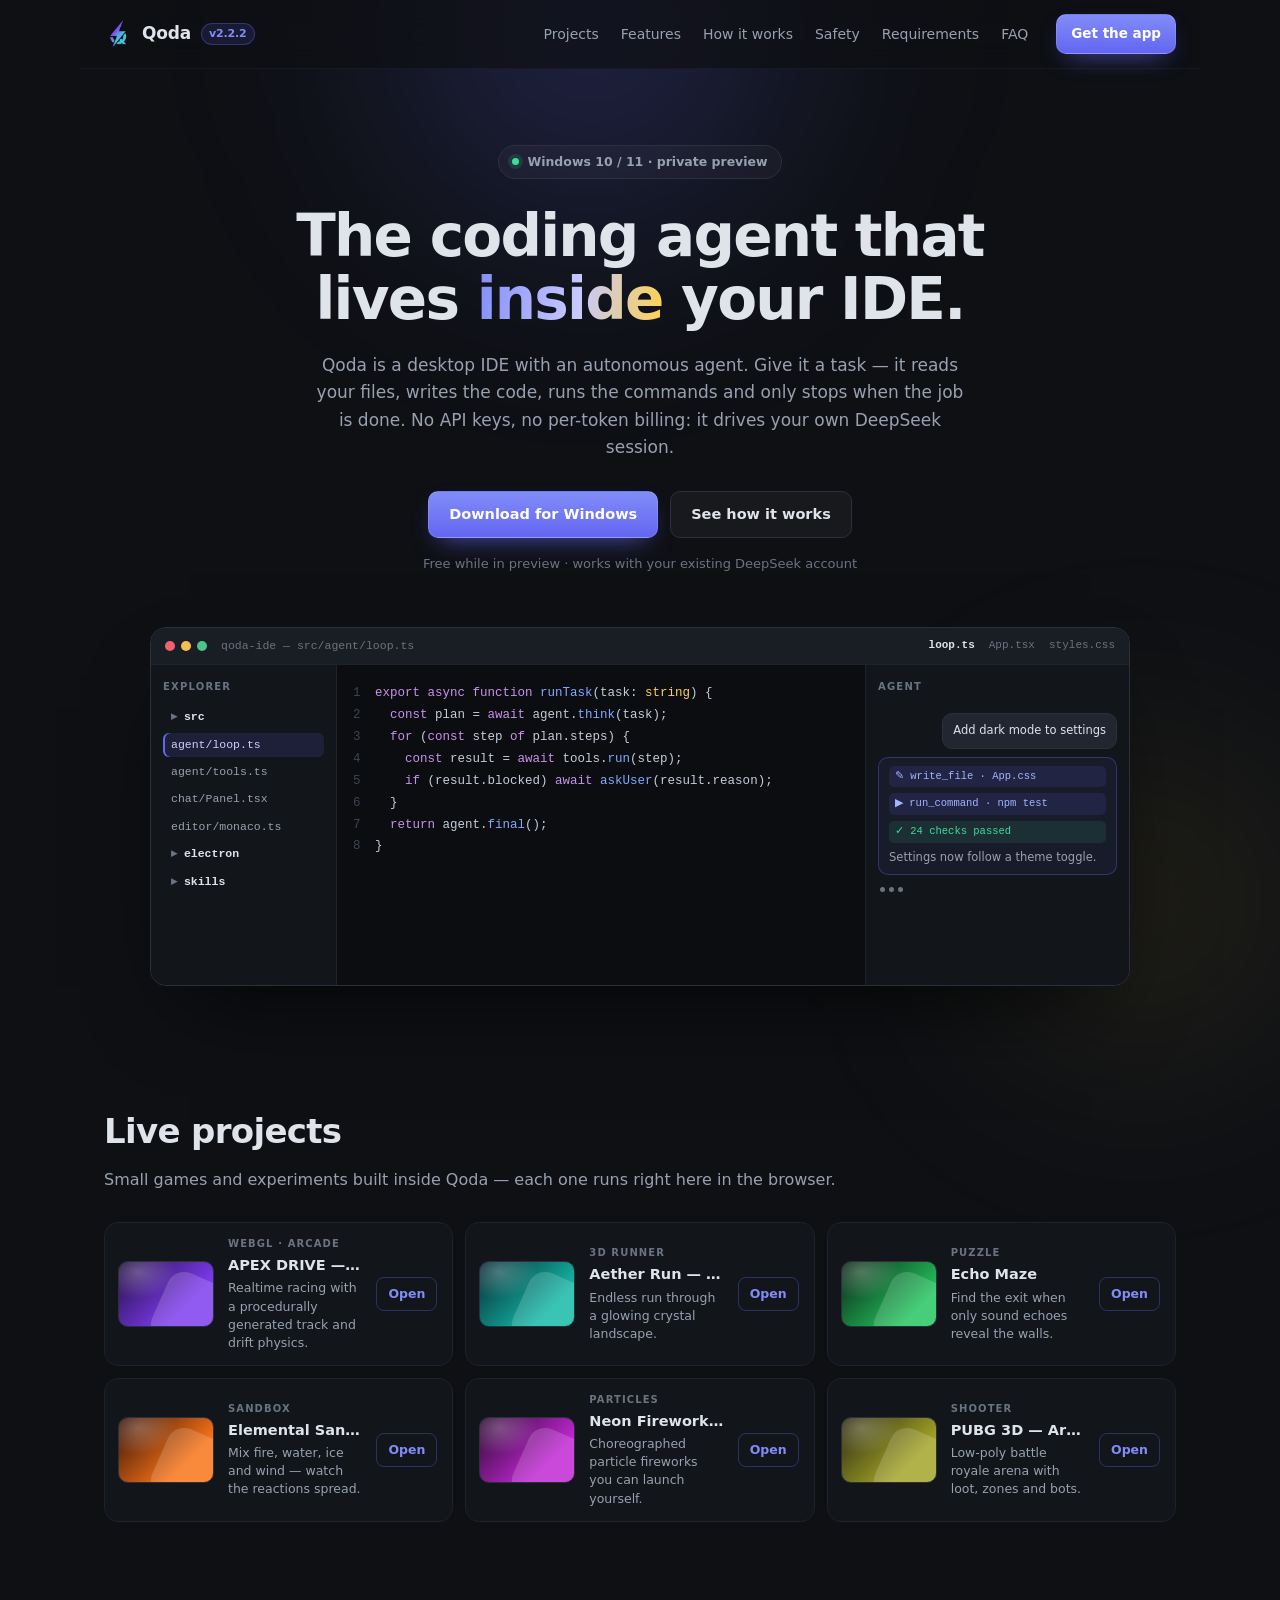
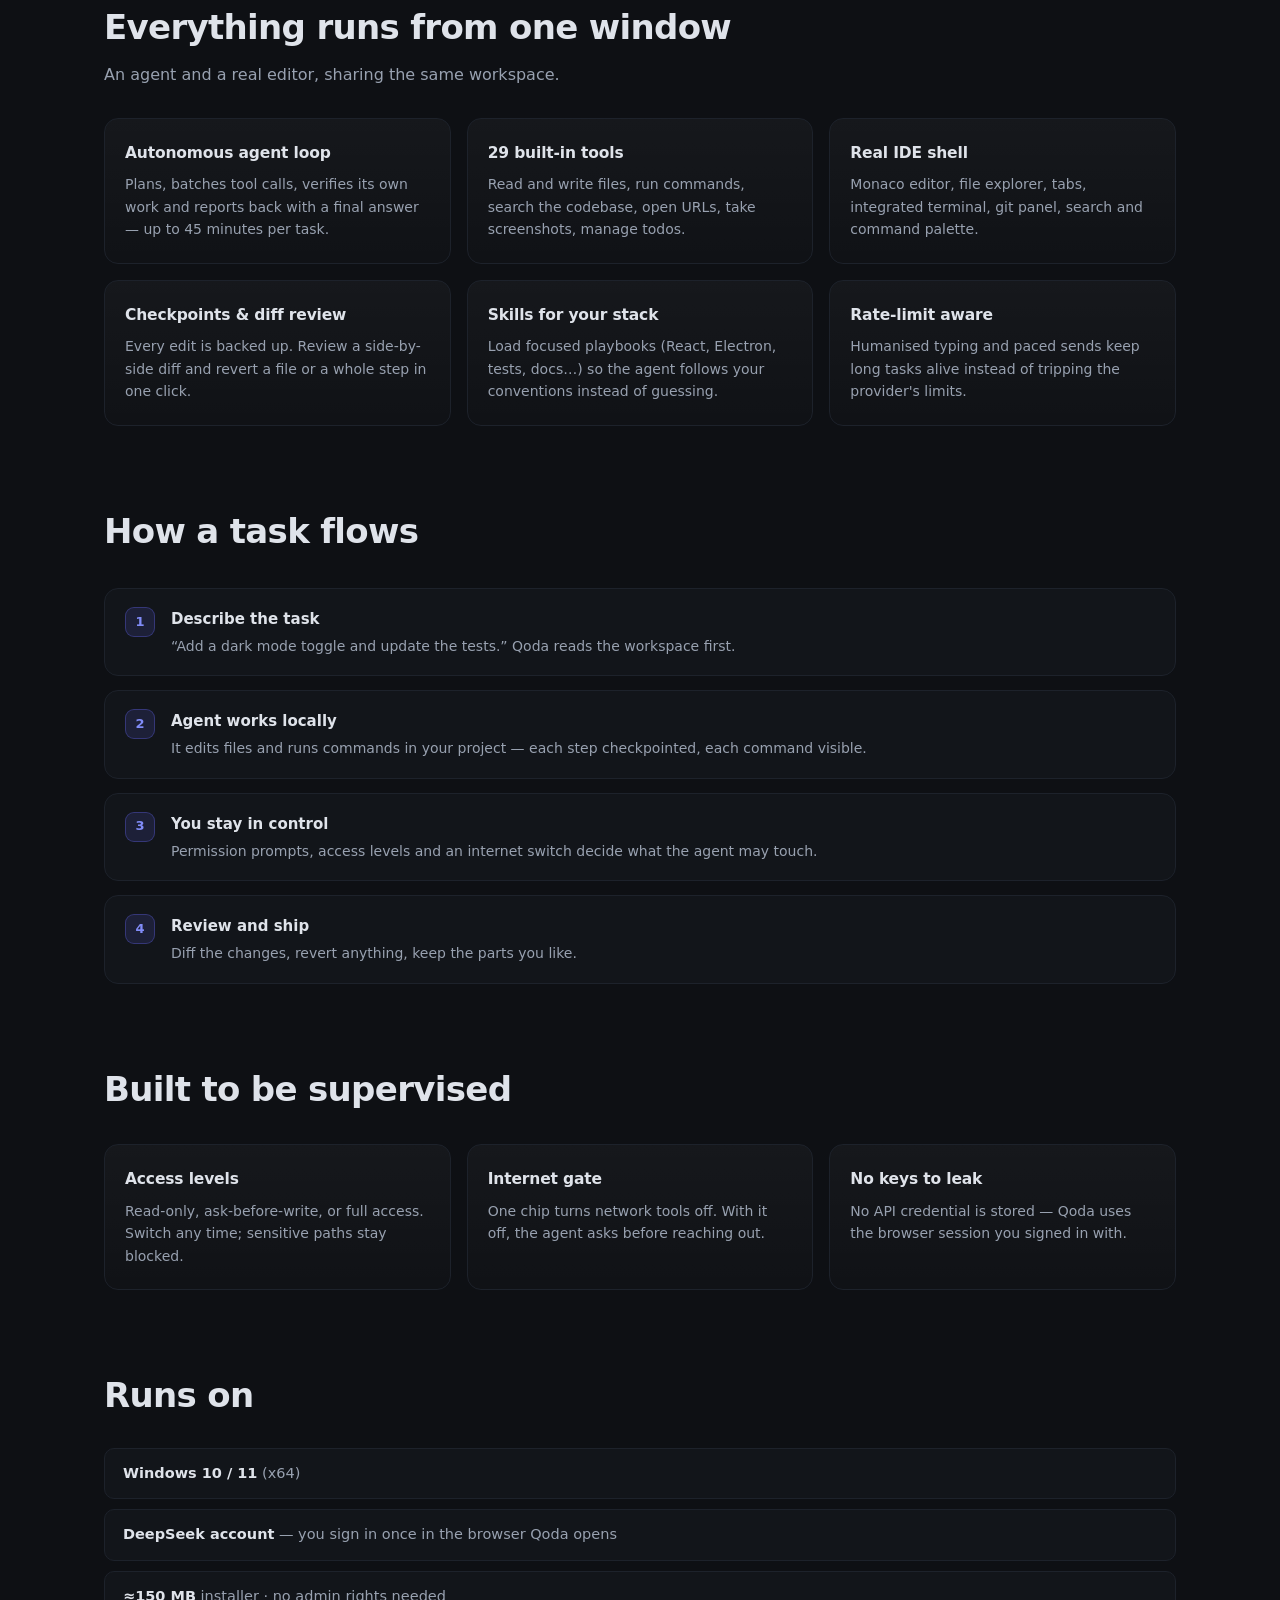
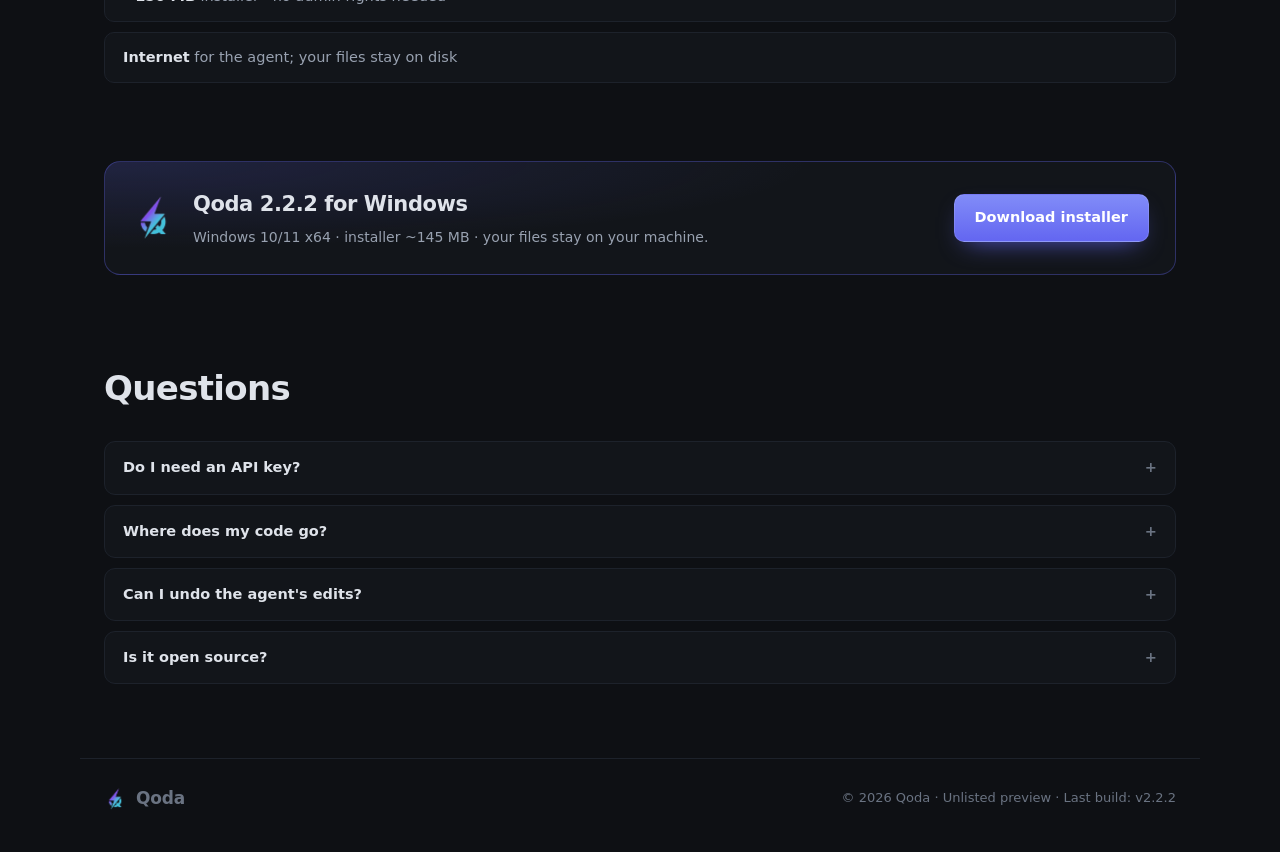
<file: index.html>
<!doctype html>
<html lang="en">
<head>
  <meta charset="utf-8" />
  <meta name="viewport" content="width=device-width, initial-scale=1" />
  <title>Qoda — AI Coding Agent + Desktop IDE</title>
  <meta name="description" content="Qoda is a desktop IDE with an autonomous coding agent: it reads your files, writes code, runs commands and finishes the task. No API keys." />
  <meta name="robots" content="noindex, nofollow, noarchive, nosnippet" />
  <meta name="googlebot" content="noindex, nofollow" />
  <meta name="theme-color" content="#0e1014" />
  <link rel="icon" href="assets/favicon-16.png" sizes="16x16" />
  <link rel="stylesheet" href="styles.css" />
</head>
<body>
  <div class="glow glow-a" aria-hidden="true"></div>
  <div class="glow glow-b" aria-hidden="true"></div>

  <header class="nav" id="top">
    <a class="brand" href="#top">
      <img src="assets/qoda-mark.png" alt="" width="28" height="28" />
      <span>Qoda</span>
      <span class="brand-tag">v2.2.2</span>
    </a>
    <nav class="nav-links">
      <a href="#projects">Projects</a>
      <a href="#features">Features</a>
      <a href="#how">How it works</a>
      <a href="#safety">Safety</a>
      <a href="#requirements">Requirements</a>
      <a href="#faq">FAQ</a>
    </nav>
    <a class="btn btn-sm" href="#download">Get the app</a>
  </header>

  <main>
    <section class="hero">
      <p class="pill reveal"><span class="dot"></span> Windows 10 / 11 · private preview</p>
      <h1 class="reveal">The coding agent that lives <em>inside</em> your IDE.</h1>
      <p class="lede reveal">
        Qoda is a desktop IDE with an autonomous agent. Give it a task — it reads your files,
        writes the code, runs the commands and only stops when the job is done.
        No API keys, no per-token billing: it drives your own DeepSeek session.
      </p>
      <div class="hero-actions reveal">
        <a class="btn" href="#download">Download for Windows</a>
        <a class="btn btn-ghost" href="#how">See how it works</a>
      </div>
      <p class="hero-note reveal">Free while in preview · works with your existing DeepSeek account</p>

      <div class="app-window reveal" aria-hidden="true">
        <div class="win-bar">
          <span class="traffic"><i></i><i></i><i></i></span>
          <span class="win-title">qoda-ide — src/agent/loop.ts</span>
          <span class="win-tabs"><b>loop.ts</b><span>App.tsx</span><span>styles.css</span></span>
        </div>
        <div class="win-body">
          <aside class="win-side">
            <p class="side-head">EXPLORER</p>
            <ul class="tree">
              <li class="dir">src</li>
              <li class="file active">agent/loop.ts</li>
              <li class="file">agent/tools.ts</li>
              <li class="file">chat/Panel.tsx</li>
              <li class="file">editor/monaco.ts</li>
              <li class="dir">electron</li>
              <li class="dir">skills</li>
            </ul>
          </aside>
          <div class="win-code">
            <pre><code><span class="ln">1</span><span class="kw">export async function</span> <span class="fn">runTask</span>(task: <span class="ty">string</span>) {
<span class="ln">2</span>  <span class="kw">const</span> plan = <span class="kw">await</span> agent.<span class="fn">think</span>(task);
<span class="ln">3</span>  <span class="kw">for</span> (<span class="kw">const</span> step <span class="kw">of</span> plan.steps) {
<span class="ln">4</span>    <span class="kw">const</span> result = <span class="kw">await</span> tools.<span class="fn">run</span>(step);
<span class="ln">5</span>    <span class="kw">if</span> (result.blocked) <span class="kw">await</span> <span class="fn">askUser</span>(result.reason);
<span class="ln">6</span>  }
<span class="ln">7</span>  <span class="kw">return</span> agent.<span class="fn">final</span>();
<span class="ln">8</span>}</code></pre>
          </div>
          <aside class="win-chat">
            <p class="side-head">AGENT</p>
            <div class="bubble user">Add dark mode to settings</div>
            <div class="bubble agent">
              <span class="tool">✎ write_file · App.css</span>
              <span class="tool">▶ run_command · npm test</span>
              <span class="tool ok">✓ 24 checks passed</span>
              Settings now follow a theme toggle.
            </div>
            <div class="typing"><i></i><i></i><i></i></div>
          </aside>
        </div>
      </div>
    </section>

    <section id="projects" class="section">
      <h2 class="reveal">Live projects</h2>
      <p class="section-lede reveal">Small games and experiments built inside Qoda — each one runs right here in the browser.</p>
      <div class="pgrid">
        <a class="project reveal" href="projects/3d-racing/" target="_blank" rel="noopener">
          <span class="thumb thumb-racing" aria-hidden="true"><i></i></span>
          <span class="p-body">
            <span class="p-tag">WebGL · arcade</span>
            <span class="p-title">APEX DRIVE — 3D Racing</span>
            <span class="p-desc">Realtime racing with a procedurally generated track and drift physics.</span>
          </span>
          <span class="p-open">Open</span>
        </a>
        <a class="project reveal" href="projects/crystal-world/" target="_blank" rel="noopener">
          <span class="thumb thumb-crystal" aria-hidden="true"><i></i></span>
          <span class="p-body">
            <span class="p-tag">3D runner</span>
            <span class="p-title">Aether Run — Crystal World</span>
            <span class="p-desc">Endless run through a glowing crystal landscape.</span>
          </span>
          <span class="p-open">Open</span>
        </a>
        <a class="project reveal" href="projects/echo-maze/" target="_blank" rel="noopener">
          <span class="thumb thumb-maze" aria-hidden="true"><i></i></span>
          <span class="p-body">
            <span class="p-tag">Puzzle</span>
            <span class="p-title">Echo Maze</span>
            <span class="p-desc">Find the exit when only sound echoes reveal the walls.</span>
          </span>
          <span class="p-open">Open</span>
        </a>
        <a class="project reveal" href="projects/elemental-sandbox/" target="_blank" rel="noopener">
          <span class="thumb thumb-element" aria-hidden="true"><i></i></span>
          <span class="p-body">
            <span class="p-tag">Sandbox</span>
            <span class="p-title">Elemental Sandbox</span>
            <span class="p-desc">Mix fire, water, ice and wind — watch the reactions spread.</span>
          </span>
          <span class="p-open">Open</span>
        </a>
        <a class="project reveal" href="projects/neon-fireworks/" target="_blank" rel="noopener">
          <span class="thumb thumb-fireworks" aria-hidden="true"><i></i></span>
          <span class="p-body">
            <span class="p-tag">Particles</span>
            <span class="p-title">Neon Fireworks ULTRA</span>
            <span class="p-desc">Choreographed particle fireworks you can launch yourself.</span>
          </span>
          <span class="p-open">Open</span>
        </a>
        <a class="project reveal" href="projects/pubg-3d/" target="_blank" rel="noopener">
          <span class="thumb thumb-arena" aria-hidden="true"><i></i></span>
          <span class="p-body">
            <span class="p-tag">Shooter</span>
            <span class="p-title">PUBG 3D — Arena</span>
            <span class="p-desc">Low-poly battle royale arena with loot, zones and bots.</span>
          </span>
          <span class="p-open">Open</span>
        </a>
      </div>
    </section>

    <section id="features" class="section">
      <h2 class="reveal">Everything runs from one window</h2>
      <p class="section-lede reveal">An agent and a real editor, sharing the same workspace.</p>
      <div class="grid">
        <article class="card reveal">
          <h3>Autonomous agent loop</h3>
          <p>Plans, batches tool calls, verifies its own work and reports back with a final answer — up to 45 minutes per task.</p>
        </article>
        <article class="card reveal">
          <h3>29 built-in tools</h3>
          <p>Read and write files, run commands, search the codebase, open URLs, take screenshots, manage todos.</p>
        </article>
        <article class="card reveal">
          <h3>Real IDE shell</h3>
          <p>Monaco editor, file explorer, tabs, integrated terminal, git panel, search and command palette.</p>
        </article>
        <article class="card reveal">
          <h3>Checkpoints &amp; diff review</h3>
          <p>Every edit is backed up. Review a side-by-side diff and revert a file or a whole step in one click.</p>
        </article>
        <article class="card reveal">
          <h3>Skills for your stack</h3>
          <p>Load focused playbooks (React, Electron, tests, docs…) so the agent follows your conventions instead of guessing.</p>
        </article>
        <article class="card reveal">
          <h3>Rate-limit aware</h3>
          <p>Humanised typing and paced sends keep long tasks alive instead of tripping the provider's limits.</p>
        </article>
      </div>
    </section>

    <section id="how" class="section">
      <h2 class="reveal">How a task flows</h2>
      <ol class="steps">
        <li class="reveal"><span>1</span><div><h3>Describe the task</h3><p>“Add a dark mode toggle and update the tests.” Qoda reads the workspace first.</p></div></li>
        <li class="reveal"><span>2</span><div><h3>Agent works locally</h3><p>It edits files and runs commands in your project — each step checkpointed, each command visible.</p></div></li>
        <li class="reveal"><span>3</span><div><h3>You stay in control</h3><p>Permission prompts, access levels and an internet switch decide what the agent may touch.</p></div></li>
        <li class="reveal"><span>4</span><div><h3>Review and ship</h3><p>Diff the changes, revert anything, keep the parts you like.</p></div></li>
      </ol>
    </section>

    <section id="safety" class="section">
      <h2 class="reveal">Built to be supervised</h2>
      <div class="grid grid-3">
        <article class="card reveal">
          <h3>Access levels</h3>
          <p>Read-only, ask-before-write, or full access. Switch any time; sensitive paths stay blocked.</p>
        </article>
        <article class="card reveal">
          <h3>Internet gate</h3>
          <p>One chip turns network tools off. With it off, the agent asks before reaching out.</p>
        </article>
        <article class="card reveal">
          <h3>No keys to leak</h3>
          <p>No API credential is stored — Qoda uses the browser session you signed in with.</p>
        </article>
      </div>
    </section>

    <section id="requirements" class="section">
      <h2 class="reveal">Runs on</h2>
      <ul class="req reveal">
        <li><b>Windows 10 / 11</b> (x64)</li>
        <li><b>DeepSeek account</b> — you sign in once in the browser Qoda opens</li>
        <li><b>≈150 MB</b> installer · no admin rights needed</li>
        <li><b>Internet</b> for the agent; your files stay on disk</li>
      </ul>
    </section>

    <section id="download" class="section download">
      <div class="dl-card reveal">
        <img src="assets/qoda-mark.png" alt="Qoda" width="44" height="44" />
        <div>
          <h2>Qoda 2.2.2 for Windows</h2>
          <p>Windows 10/11 x64 · installer ~145 MB · your files stay on your machine.</p>
        </div>
        <a class="btn" href="https://github.com/git-mobik/qoda-site/releases/latest/download/Qoda-Setup-2.2.2.exe" id="dl-link">Download installer</a>
      </div>
    </section>

    <section id="faq" class="section">
      <h2 class="reveal">Questions</h2>
      <div class="faq reveal">
        <details><summary>Do I need an API key?</summary><p>No. Qoda drives the DeepSeek web session you already have, so there is nothing to paste and nothing to bill per token.</p></details>
        <details><summary>Where does my code go?</summary><p>Your files stay on your machine. Only the context the agent sends to the chat leaves your computer — the same content you would type yourself.</p></details>
        <details><summary>Can I undo the agent's edits?</summary><p>Yes. Every write is checkpointed, and the diff view reverts either a single file or all changes from a step.</p></details>
        <details><summary>Is it open source?</summary><p>The repository is private for now. This page is an unlisted preview — please don't share the link.</p></details>
      </div>
    </section>
  </main>

  <footer class="foot">
    <div class="brand"><img src="assets/qoda-mark.png" alt="" width="22" height="22" /><span>Qoda</span></div>
    <p>© 2026 Qoda · Unlisted preview · Last build: v2.2.2</p>
  </footer>

  <script src="app.js" defer></script>
</body>
</html>
</file>
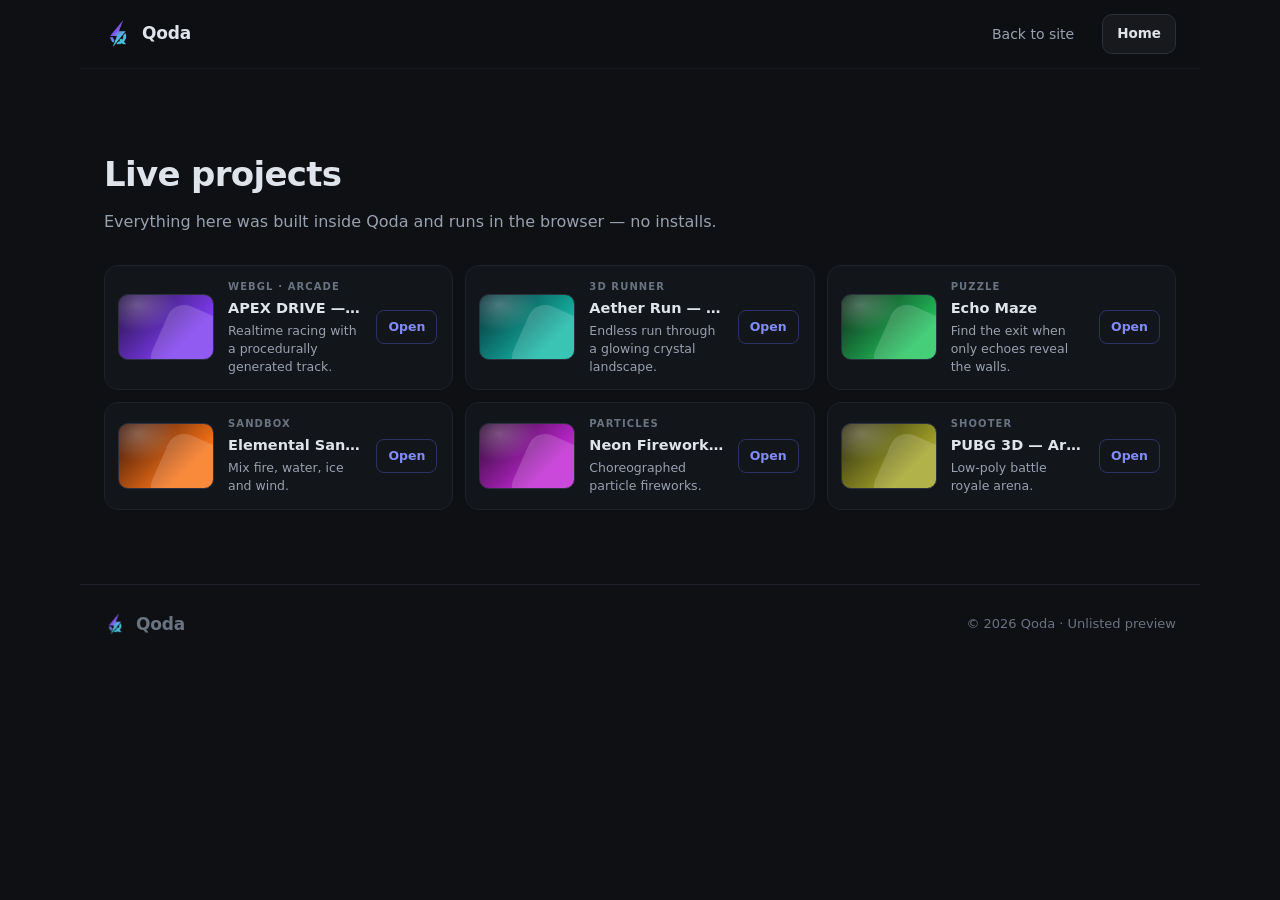
<file: projects/index.html>
<!doctype html>
<html lang="en">
<head>
  <meta charset="utf-8" />
  <meta name="viewport" content="width=device-width, initial-scale=1" />
  <title>Live projects — Qoda</title>
  <meta name="robots" content="noindex, nofollow, noarchive, nosnippet" />
  <meta name="theme-color" content="#0e1014" />
  <link rel="icon" href="../assets/favicon-16.png" sizes="16x16" />
  <link rel="stylesheet" href="../styles.css" />
</head>
<body>
  <header class="nav">
    <a class="brand" href="../">
      <img src="../assets/qoda-mark.png" alt="" width="28" height="28" />
      <span>Qoda</span>
    </a>
    <nav class="nav-links"><a href="../#projects">Back to site</a></nav>
    <a class="btn btn-sm btn-ghost" href="../">Home</a>
  </header>

  <main>
    <section class="section">
      <h2>Live projects</h2>
      <p class="section-lede">Everything here was built inside Qoda and runs in the browser — no installs.</p>
      <div class="pgrid">
        <a class="project" href="3d-racing/">
          <span class="thumb thumb-racing" aria-hidden="true"><i></i></span>
          <span class="p-body"><span class="p-tag">WebGL · arcade</span><span class="p-title">APEX DRIVE — 3D Racing</span><span class="p-desc">Realtime racing with a procedurally generated track.</span></span>
          <span class="p-open">Open</span>
        </a>
        <a class="project" href="crystal-world/">
          <span class="thumb thumb-crystal" aria-hidden="true"><i></i></span>
          <span class="p-body"><span class="p-tag">3D runner</span><span class="p-title">Aether Run — Crystal World</span><span class="p-desc">Endless run through a glowing crystal landscape.</span></span>
          <span class="p-open">Open</span>
        </a>
        <a class="project" href="echo-maze/">
          <span class="thumb thumb-maze" aria-hidden="true"><i></i></span>
          <span class="p-body"><span class="p-tag">Puzzle</span><span class="p-title">Echo Maze</span><span class="p-desc">Find the exit when only echoes reveal the walls.</span></span>
          <span class="p-open">Open</span>
        </a>
        <a class="project" href="elemental-sandbox/">
          <span class="thumb thumb-element" aria-hidden="true"><i></i></span>
          <span class="p-body"><span class="p-tag">Sandbox</span><span class="p-title">Elemental Sandbox</span><span class="p-desc">Mix fire, water, ice and wind.</span></span>
          <span class="p-open">Open</span>
        </a>
        <a class="project" href="neon-fireworks/">
          <span class="thumb thumb-fireworks" aria-hidden="true"><i></i></span>
          <span class="p-body"><span class="p-tag">Particles</span><span class="p-title">Neon Fireworks ULTRA</span><span class="p-desc">Choreographed particle fireworks.</span></span>
          <span class="p-open">Open</span>
        </a>
        <a class="project" href="pubg-3d/">
          <span class="thumb thumb-arena" aria-hidden="true"><i></i></span>
          <span class="p-body"><span class="p-tag">Shooter</span><span class="p-title">PUBG 3D — Arena</span><span class="p-desc">Low-poly battle royale arena.</span></span>
          <span class="p-open">Open</span>
        </a>
      </div>
    </section>
  </main>

  <footer class="foot">
    <div class="brand"><img src="../assets/qoda-mark.png" alt="" width="22" height="22" /><span>Qoda</span></div>
    <p>© 2026 Qoda · Unlisted preview</p>
  </footer>
</body>
</html>
</file>
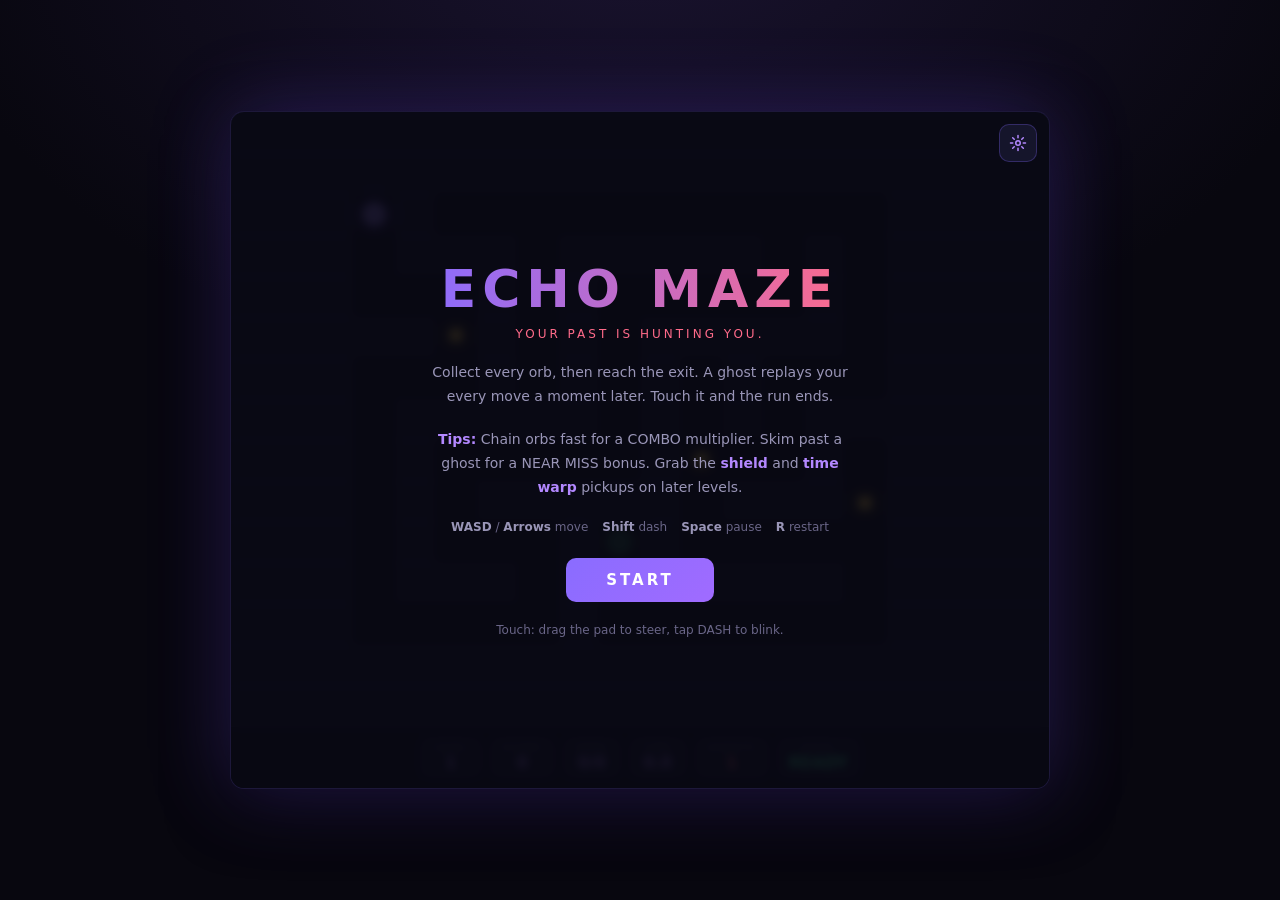
<file: projects/echo-maze/index.html>
<!DOCTYPE html>
<html lang="en">
<head>
<meta charset="UTF-8">
<meta name="viewport" content="width=device-width, initial-scale=1.0, maximum-scale=1.0, user-scalable=no">
<meta name="theme-color" content="#08070f">
<title>Echo Maze</title>
<link rel="stylesheet" href="style.css">
</head>
<body>
<div id="game-wrap">
  <div id="canvas-holder">
    <canvas id="game" aria-label="Echo Maze board"></canvas>
    <div id="pause-tag">PAUSED</div>
    <div id="toast" aria-live="polite"></div>
    <div id="mobile-controls" aria-hidden="true">
      <div id="joy-base"><div id="joy-knob"></div></div>
      <button id="dash-btn" type="button">DASH</button>
    </div>
  </div>

  <div id="hud">
    <div class="stat"><span class="label">LEVEL</span><span id="level">1</span></div>
    <div class="stat"><span class="label">SCORE</span><span id="score">0</span></div>
    <div class="stat"><span class="label">ORBS</span><span id="orbs">0/0</span></div>
    <div class="stat"><span class="label">TIME</span><span id="timer">0.0</span></div>
    <div class="stat danger"><span class="label">GHOSTS</span><span id="ghosts">1</span></div>
    <div class="stat dash"><span class="label">DASH</span><span id="dash">READY</span></div>
  </div>

  <button id="settings-btn" type="button" aria-label="Settings">
    <svg width="18" height="18" viewBox="0 0 24 24" fill="none" stroke="currentColor" stroke-width="2" stroke-linecap="round"><circle cx="12" cy="12" r="3"></circle><path d="M12 2v3M12 19v3M2 12h3M19 12h3M4.9 4.9l2.1 2.1M17 17l2.1 2.1M19.1 4.9L17 7M7 17l-2.1 2.1"></path></svg>
  </button>

  <div id="overlay" class="show">
    <div class="panel">
      <div class="screen" id="screen-title">
        <h1 class="title">ECHO MAZE</h1>
        <p class="tag">Your past is hunting you.</p>
        <p class="desc">Collect every orb, then reach the exit. A ghost replays your every move a moment later. Touch it and the run ends.</p>
        <p class="desc"><b>Tips:</b> Chain orbs fast for a COMBO multiplier. Skim past a ghost for a NEAR MISS bonus. Grab the <b>shield</b> and <b>time warp</b> pickups on later levels.</p>
        <div class="keys">
          <span><b>WASD</b> / <b>Arrows</b> move</span>
          <span><b>Shift</b> dash</span>
          <span><b>Space</b> pause</span>
          <span><b>R</b> restart</span>
        </div>
        <button id="startBtn" type="button">START</button>
        <p class="hint">Touch: drag the pad to steer, tap DASH to blink.</p>
      </div>

      <div class="screen" id="screen-complete" hidden>
        <h1 class="win">LEVEL CLEAR</h1>
        <p class="tag win-tag">The echo fades. For now.</p>
        <div class="stats-row">
          <div class="big-stat"><span class="bs-label">TIME</span><span id="c-time">0.0</span></div>
          <div class="big-stat"><span class="bs-label">ORBS</span><span id="c-orbs">0/0</span></div>
          <div class="big-stat"><span class="bs-label">SCORE</span><span id="c-score">0</span></div>
        </div>
        <div id="c-stars" class="stars">★★★</div>
        <button id="nextBtn" type="button">NEXT LEVEL</button>
      </div>

      <div class="screen" id="screen-over" hidden>
        <h1 class="lose">CAUGHT</h1>
        <p class="tag lose-tag" id="o-reason">Your echo caught you.</p>
        <div class="stats-row">
          <div class="big-stat"><span class="bs-label">LEVEL</span><span id="o-level">1</span></div>
          <div class="big-stat"><span class="bs-label">SCORE</span><span id="o-score">0</span></div>
          <div class="big-stat"><span class="bs-label">BEST</span><span id="o-best">0</span></div>
        </div>
        <button id="retryBtn" type="button">RETRY</button>
      </div>
    </div>
  </div>

  <div id="settings-panel" class="hidden" role="dialog" aria-label="Settings">
    <h2>SETTINGS</h2>
    <label class="toggle"><span>Sound</span><input type="checkbox" id="set-sound"></label>
    <label class="toggle"><span>Motion effects</span><input type="checkbox" id="set-motion"></label>
    <label class="toggle"><span>Haptics</span><input type="checkbox" id="set-haptics"></label>
    <button id="settings-close" type="button">DONE</button>
  </div>
</div>
<script src="script.js"></script>
</body>
</html>
</file>
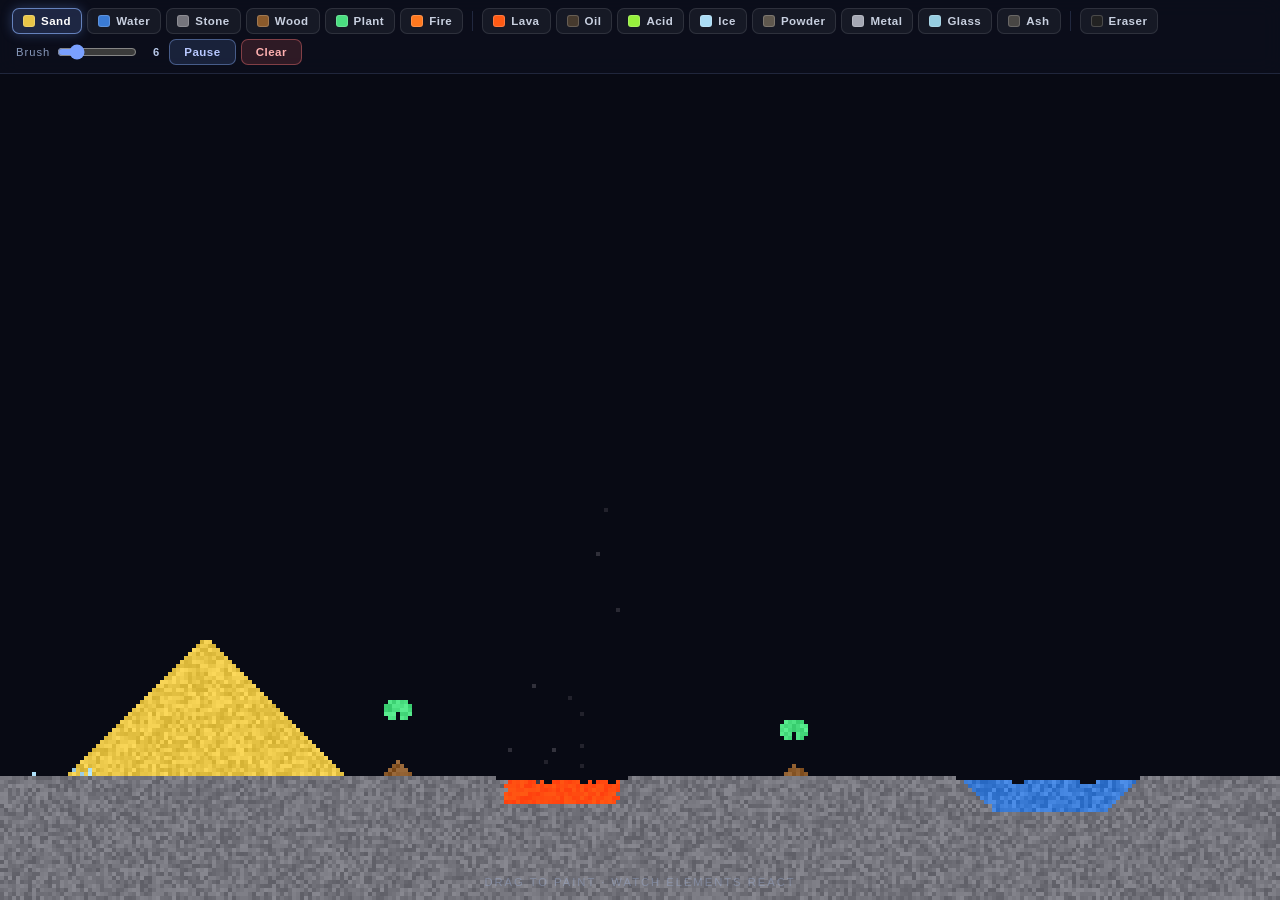
<file: projects/elemental-sandbox/index.html>
<!DOCTYPE html>
<html lang="en">
<head>
  <meta charset="UTF-8" />
  <meta name="viewport" content="width=device-width, initial-scale=1.0, maximum-scale=1.0, user-scalable=no" />
  <title>Elemental Sandbox</title>
  <link rel="stylesheet" href="style.css" />
</head>
<body>
  <div id="toolbar">
    <button data-mat="1" class="mat active"><span class="sw" style="background:#e8c547"></span>Sand</button>
    <button data-mat="2" class="mat"><span class="sw" style="background:#3a7bd5"></span>Water</button>
    <button data-mat="3" class="mat"><span class="sw" style="background:#74747c"></span>Stone</button>
    <button data-mat="7" class="mat"><span class="sw" style="background:#8b5a2b"></span>Wood</button>
    <button data-mat="8" class="mat"><span class="sw" style="background:#4ade80"></span>Plant</button>
    <button data-mat="4" class="mat"><span class="sw" style="background:#ff781e"></span>Fire</button>
    <div class="sep"></div>
    <button data-mat="9" class="mat"><span class="sw" style="background:#ff5a14"></span>Lava</button>
    <button data-mat="11" class="mat"><span class="sw" style="background:#463a2e"></span>Oil</button>
    <button data-mat="10" class="mat"><span class="sw" style="background:#96f03c"></span>Acid</button>
    <button data-mat="12" class="mat"><span class="sw" style="background:#aadcf5"></span>Ice</button>
    <button data-mat="13" class="mat"><span class="sw" style="background:#5f584e"></span>Powder</button>
    <button data-mat="14" class="mat"><span class="sw" style="background:#a5a8b4"></span>Metal</button>
    <button data-mat="15" class="mat"><span class="sw" style="background:#96cde1"></span>Glass</button>
    <button data-mat="16" class="mat"><span class="sw" style="background:#484644"></span>Ash</button>
    <div class="sep"></div>
    <button data-mat="0" class="mat"><span class="sw" style="background:#222"></span>Eraser</button>
    <label class="brush-label">
      <span>Brush</span>
      <input type="range" id="brush" min="2" max="24" value="6" />
      <span id="brushVal">6</span>
    </label>
    <button id="pause" class="action">Pause</button>
    <button id="clear" class="action clear">Clear</button>
  </div>
  <canvas id="sand"></canvas>
  <div id="hint">Drag to paint · watch elements react</div>
  <script src="script.js"></script>
</body>
</html>
</file>
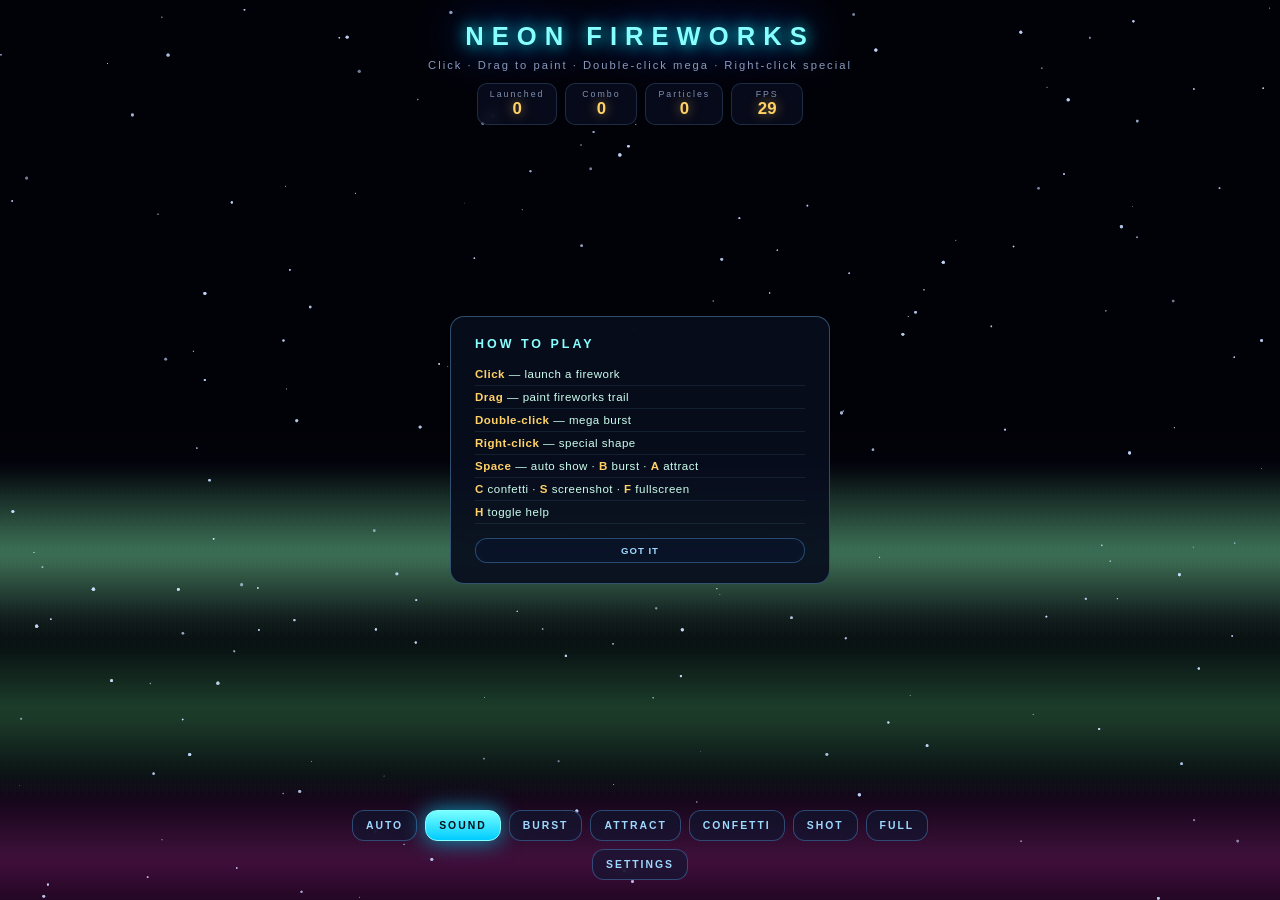
<file: projects/neon-fireworks/index.html>
<!DOCTYPE html>
<html lang="en">
<head>
  <meta charset="UTF-8" />
  <meta name="viewport" content="width=device-width, initial-scale=1.0" />
  <title>Neon Fireworks ULTRA</title>
  <link rel="stylesheet" href="style.css" />
</head>
<body>
  <canvas id="sky"></canvas>

  <div id="hud">
    <h1>NEON FIREWORKS</h1>
    <p class="tagline">Click &middot; Drag to paint &middot; Double-click mega &middot; Right-click special</p>
    <div id="stats">
      <div class="stat"><span class="label">Launched</span><span id="count" class="value">0</span></div>
      <div class="stat"><span class="label">Combo</span><span id="combo" class="value">0</span></div>
      <div class="stat"><span class="label">Particles</span><span id="pcount" class="value">0</span></div>
      <div class="stat"><span class="label">FPS</span><span id="fps" class="value">60</span></div>
    </div>
  </div>

  <div id="controls">
    <button id="btnAuto" class="ctrl">AUTO</button>
    <button id="btnSound" class="ctrl active">SOUND</button>
    <button id="btnBurst" class="ctrl">BURST</button>
    <button id="btnAttract" class="ctrl">ATTRACT</button>
    <button id="btnConfetti" class="ctrl">CONFETTI</button>
    <button id="btnShot" class="ctrl">SHOT</button>
    <button id="btnFull" class="ctrl">FULL</button>
    <button id="btnSettings" class="ctrl">SETTINGS</button>
  </div>

  <div id="panel" class="hidden">
    <h3>SETTINGS</h3>
    <div class="row">
      <label>THEME</label>
      <div id="themeButtons"></div>
    </div>
    <div class="row">
      <label>QUALITY</label>
      <div id="qualityButtons"></div>
    </div>
    <div class="row">
      <label>GRAVITY</label>
      <input type="range" id="gravity" min="0" max="2" step="0.1" value="1" />
    </div>
    <div class="row">
      <label>PARTICLE SIZE</label>
      <input type="range" id="psize" min="0.5" max="2" step="0.1" value="1" />
    </div>
    <div class="row">
      <label>TRAIL FADE</label>
      <input type="range" id="fade" min="0.05" max="0.5" step="0.01" value="0.22" />
    </div>
    <div class="row btns">
      <button id="btnReset" class="ctrl small">RESET STATS</button>
      <button id="btnClose" class="ctrl small">CLOSE</button>
    </div>
  </div>

  <div id="help">
    <h3>HOW TO PLAY</h3>
    <ul>
      <li><b>Click</b> &mdash; launch a firework</li>
      <li><b>Drag</b> &mdash; paint fireworks trail</li>
      <li><b>Double-click</b> &mdash; mega burst</li>
      <li><b>Right-click</b> &mdash; special shape</li>
      <li><b>Space</b> &mdash; auto show &middot; <b>B</b> burst &middot; <b>A</b> attract</li>
      <li><b>C</b> confetti &middot; <b>S</b> screenshot &middot; <b>F</b> fullscreen</li>
      <li><b>H</b> toggle help</li>
    </ul>
    <button id="btnHelpClose" class="ctrl small">GOT IT</button>
  </div>

  <div id="toast"></div>

  <script src="script.js"></script>
</body>
</html>
</file>
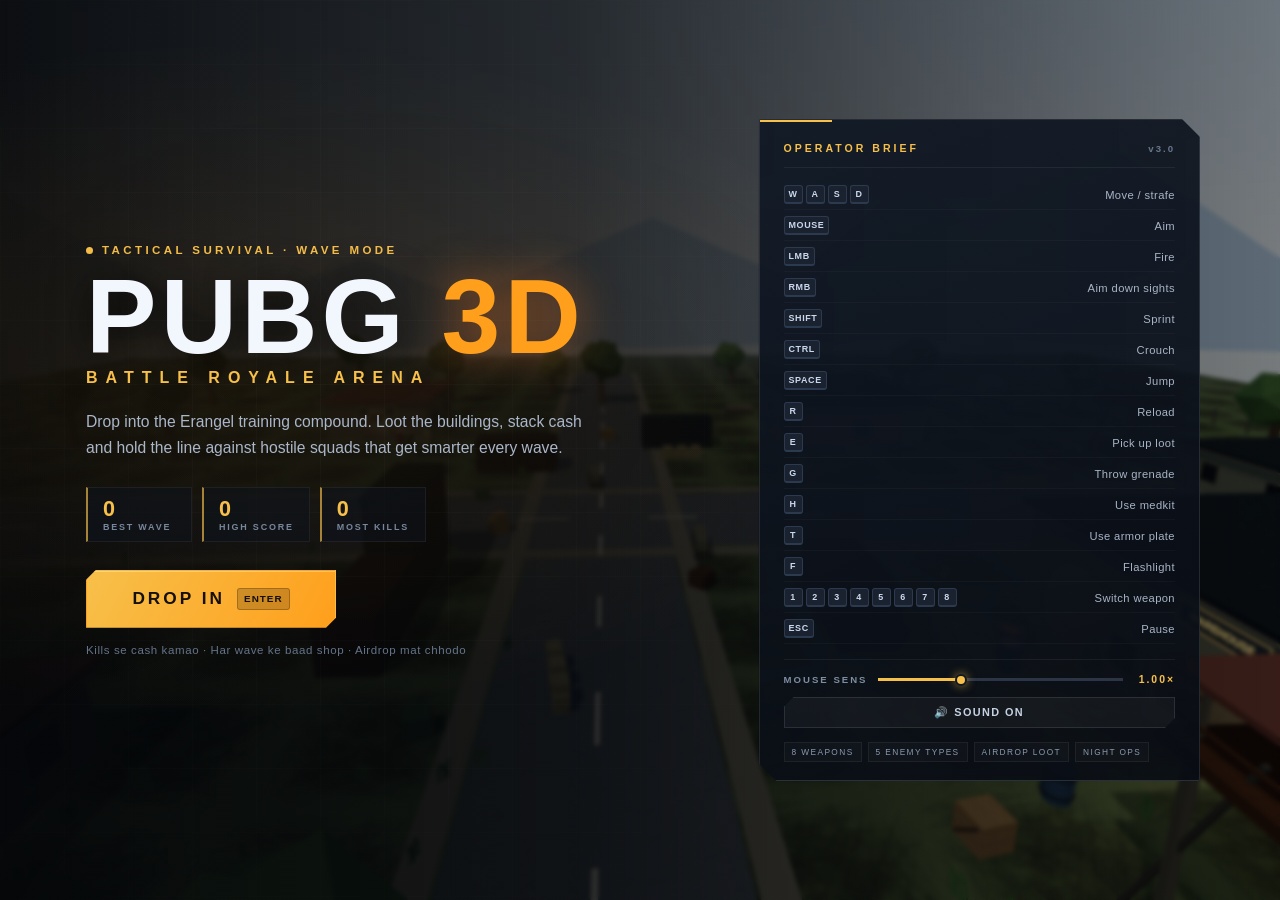
<file: projects/pubg-3d/index.html>
<!DOCTYPE html>
<html lang="en">
<head>
  <meta charset="UTF-8" />
  <meta name="viewport" content="width=device-width, initial-scale=1.0, maximum-scale=1.0, user-scalable=no, viewport-fit=cover" />
  <meta name="theme-color" content="#0b0e13" />
  <title>PUBG 3D — Battle Royale Arena</title>
  <link rel="icon" href="data:image/svg+xml,%3Csvg xmlns='http://www.w3.org/2000/svg' viewBox='0 0 64 64'%3E%3Crect width='64' height='64' fill='%230b0e13'/%3E%3Ctext x='32' y='44' font-size='36' font-family='Arial' font-weight='bold' fill='%23f7c04a' text-anchor='middle'%3EP%3C/text%3E%3C/svg%3E">
  <link rel="stylesheet" href="style.css" />
</head>
<body>
  <!-- ══════════════ MAIN MENU ══════════════ -->
  <div id="menu" class="screen menu-screen">
    <div class="menu-shell">
      <section class="brand-side">
        <div class="eyebrow"><span class="pulse-dot"></span> TACTICAL SURVIVAL · WAVE MODE</div>
        <h1 class="logo">PUBG <span>3D</span></h1>
        <div class="logo-sub">BATTLE ROYALE ARENA</div>
        <p class="lede">
          Drop into the Erangel training compound. Loot the buildings, stack cash and
          hold the line against hostile squads that get smarter every wave.
        </p>

        <div class="best-row">
          <div class="best-chip"><span id="bestWave">0</span><small>BEST WAVE</small></div>
          <div class="best-chip"><span id="bestScore">0</span><small>HIGH SCORE</small></div>
          <div class="best-chip"><span id="bestKills">0</span><small>MOST KILLS</small></div>
        </div>

        <button id="startBtn" class="btn primary big">
          <span class="btn-glow"></span>
          <span>DROP IN</span>
          <kbd>ENTER</kbd>
        </button>
        <div class="menu-note">Kills se cash kamao · Har wave ke baad shop · Airdrop mat chhodo</div>
        <div class="touch-note">📱 Left stick move · right side look · FIRE shoot · ADS scope · E loot · MED heal · NADE throw</div>
      </section>

      <aside class="brief-panel">
        <div class="panel-head"><span>OPERATOR BRIEF</span><b>v3.0</b></div>
        <div class="ctrl-list">
          <div class="ctrl"><span class="keys"><kbd>W</kbd><kbd>A</kbd><kbd>S</kbd><kbd>D</kbd></span><span>Move / strafe</span></div>
          <div class="ctrl"><span class="keys"><kbd>MOUSE</kbd></span><span>Aim</span></div>
          <div class="ctrl"><span class="keys"><kbd>LMB</kbd></span><span>Fire</span></div>
          <div class="ctrl"><span class="keys"><kbd>RMB</kbd></span><span>Aim down sights</span></div>
          <div class="ctrl"><span class="keys"><kbd>SHIFT</kbd></span><span>Sprint</span></div>
          <div class="ctrl"><span class="keys"><kbd>CTRL</kbd></span><span>Crouch</span></div>
          <div class="ctrl"><span class="keys"><kbd>SPACE</kbd></span><span>Jump</span></div>
          <div class="ctrl"><span class="keys"><kbd>R</kbd></span><span>Reload</span></div>
          <div class="ctrl"><span class="keys"><kbd>E</kbd></span><span>Pick up loot</span></div>
          <div class="ctrl"><span class="keys"><kbd>G</kbd></span><span>Throw grenade</span></div>
          <div class="ctrl"><span class="keys"><kbd>H</kbd></span><span>Use medkit</span></div>
          <div class="ctrl"><span class="keys"><kbd>T</kbd></span><span>Use armor plate</span></div>
          <div class="ctrl"><span class="keys"><kbd>F</kbd></span><span>Flashlight</span></div>
          <div class="ctrl"><span class="keys"><kbd>1</kbd><kbd>2</kbd><kbd>3</kbd><kbd>4</kbd><kbd>5</kbd><kbd>6</kbd><kbd>7</kbd><kbd>8</kbd></span><span>Switch weapon</span></div>
          <div class="ctrl"><span class="keys"><kbd>ESC</kbd></span><span>Pause</span></div>
        </div>

        <div class="settings">
          <label class="range-row" for="sensRange">
            <span>MOUSE SENS</span>
            <input id="sensRange" type="range" min="40" max="220" value="100" />
            <b id="sensVal">1.00×</b>
          </label>
          <button id="muteBtn" class="btn ghost small">🔊 SOUND ON</button>
        </div>

        <div class="brief-foot">
          <span class="tag">8 WEAPONS</span>
          <span class="tag">5 ENEMY TYPES</span>
          <span class="tag">AIRDROP LOOT</span>
          <span class="tag">NIGHT OPS</span>
        </div>
      </aside>
    </div>
  </div>

  <!-- ══════════════ HUD ══════════════ -->
  <div id="hud" class="hidden">
    <canvas id="compass" width="920" height="58"></canvas>
    <div id="airdropCompass" class="hidden">🪂</div>

    <div class="hud-top-left">
      <div class="bar hp"><div id="hpFill"></div><span id="hpText">100</span><i>HP</i></div>
      <div class="bar armor"><div id="armorFill"></div><span id="armorText">0</span><i>ARMOR</i></div>
      <div class="bar stamina"><div id="staminaFill"></div></div>
      <div id="statusChips"></div>
    </div>

    <div class="hud-top-right">
      <div class="stat wave"><span>WAVE</span><b id="waveNum">1</b></div>
      <div class="stat hostiles"><span>HOSTILES</span><b id="enemyLeft">0</b></div>
      <div class="stat cash"><span>CASH</span><b id="cashNum">0</b></div>
      <div class="stat score"><span>SCORE</span><b id="scoreNum">0</b></div>
    </div>

    <div id="minimapWrap">
      <div class="mm-head"><span>ERANGEL</span><b>SECTOR 7</b></div>
      <canvas id="minimap" width="220" height="220"></canvas>
      <div class="mm-foot"><span id="mmKills">0 KILLS</span><span id="mmTime">00:00</span></div>
    </div>

    <div id="killFeed"></div>
    <div id="dmgLayer"></div>

    <div id="crosshair">
      <span class="ch ch-t"></span><span class="ch ch-b"></span><span class="ch ch-l"></span><span class="ch ch-r"></span><span class="ch-dot"></span>
    </div>
    <div id="hitMarker">✕</div>

    <div id="damageDir"><span class="dd-arrow"></span></div>
    <div id="vignette"></div>
    <div id="lowHp"></div>

    <div class="hud-bottom">
      <div id="weaponSlots"></div>
      <div id="weaponName">P1911</div>
      <div id="ammoLine"><b id="ammoCount">12</b><span class="slash">/</span><span id="ammoMax">12</span><span id="ammoReserve">∞</span></div>
      <div id="reloadBar" class="hidden"><div id="reloadFill"></div></div>
      <div class="consumables">
        <div class="consumable"><span>💣</span><b id="grenadeCount">3</b></div>
        <div class="consumable"><span>🩹</span><b id="medkitCount">2</b></div>
        <div class="consumable"><span>🛡️</span><b id="plateCount">1</b></div>
      </div>
    </div>

    <div id="lootPrompt" class="hidden"></div>
    <div id="waveAnnounce" class="hidden"><span id="waveMain">WAVE 1</span><small id="waveSub">HOLD THE LINE</small></div>
    <div id="streakBanner" class="hidden"></div>
    <div id="toast"></div>
    <div id="bossBar" class="hidden"><div id="bossFill"></div><span id="bossLabel">BOSS</span></div>
    <div id="objective">🎯 Eliminate every hostile · Loot the compound · Survive</div>

    <div id="touchLayer">
      <div id="lookPad"></div>
      <div id="stickBase"><div id="stickKnob"></div></div>
      <button class="tbtn fire" id="btnFire">FIRE</button>
      <button class="tbtn" id="btnAds">ADS</button>
      <button class="tbtn" id="btnReload">⟳</button>
      <button class="tbtn" id="btnJump">JUMP</button>
      <button class="tbtn" id="btnCrouch">CRCH</button>
      <button class="tbtn" id="btnInteract">USE</button>
      <button class="tbtn" id="btnMedkit">MED</button>
      <button class="tbtn" id="btnGrenade">NADE</button>
      <button class="tbtn pause" id="btnPause">II</button>
    </div>

    <div id="controlsHint">
      <div><kbd>WASD</kbd> Move</div>
      <div><kbd>RMB</kbd> Aim</div>
      <div><kbd>R</kbd> Reload</div>
      <div><kbd>E</kbd> Loot</div>
      <div><kbd>G</kbd> Nade</div>
      <div><kbd>H</kbd> Heal</div>
    </div>
  </div>

  <!-- ══════════════ SCOPE OVERLAY (below HUD, above the 3D scene) ══════════════ -->
  <div id="scope" class="hidden">
    <div class="scope-ring"></div>
    <div class="scope-line scope-v"></div>
    <div class="scope-line scope-h"></div>
    <div class="scope-rangefinder" id="scopeZoom">8×</div>
  </div>

  <!-- ══════════════ SHOP ══════════════ -->
  <div id="shop" class="screen shop-screen hidden">
    <div class="shop-wrap">
      <header class="shop-head">
        <div>
          <div class="eyebrow"><span class="pulse-dot"></span> WAVE <span id="shopWave">1</span> CLEARED</div>
          <h2>BLACK MARKET</h2>
          <p>Spend your combat cash. Stock refreshes next wave.</p>
        </div>
        <div class="shop-cash"><small>AVAILABLE</small><b>💰 $<span id="shopCash">0</span></b></div>
      </header>
      <div class="shop-tabs">
        <button class="shop-tab active" data-tab="supplies">SUPPLIES</button>
        <button class="shop-tab" data-tab="weapons">WEAPONS</button>
        <button class="shop-tab" data-tab="upgrades">UPGRADES</button>
      </div>
      <div id="shopItems" class="shop-items"></div>
      <footer class="shop-foot">
        <div class="shop-hint">💡 Medkits, armour plates and ammo carry into the next wave.</div>
        <button id="nextWaveBtn" class="btn primary">DEPLOY NEXT WAVE <span>▶</span></button>
      </footer>
    </div>
  </div>

  <!-- ══════════════ PAUSE ══════════════ -->
  <div id="pause" class="screen pause-screen hidden">
    <div class="panel narrow">
      <div class="eyebrow">TACTICAL PAUSE</div>
      <h2>HOLD POSITION</h2>
      <p class="muted">Click resume to re-enter the arena. Your mouse will be captured again.</p>
      <div class="pause-stats">
        <div><b id="pauseWave">1</b><small>WAVE</small></div>
        <div><b id="pauseKills">0</b><small>KILLS</small></div>
        <div><b id="pauseScore">0</b><small>SCORE</small></div>
      </div>
      <button id="resumeBtn" class="btn primary">RESUME</button>
      <button id="pauseRestartBtn" class="btn ghost">RESTART RUN</button>
    </div>
  </div>

  <!-- ══════════════ GAME OVER ══════════════ -->
  <div id="gameOver" class="screen over-screen hidden">
    <div class="panel over-panel">
      <div class="eyebrow danger">MISSION FAILED</div>
      <h2>YOU WERE ELIMINATED</h2>
      <p id="goSub" class="muted">The arena claims another operator.</p>
      <div id="recordBanner" class="record hidden">★ NEW PERSONAL RECORD ★</div>
      <div class="over-grid">
        <div><b id="goKills">0</b><small>KILLS</small></div>
        <div><b id="goWave">0</b><small>WAVES</small></div>
        <div><b id="goScore">0</b><small>SCORE</small></div>
        <div><b id="goAcc">0%</b><small>ACCURACY</small></div>
        <div><b id="goHead">0</b><small>HEADSHOTS</small></div>
        <div><b id="goTime">0:00</b><small>SURVIVED</small></div>
      </div>
      <button id="restartBtn" class="btn primary">RUN IT BACK <span>⟳</span></button>
      <button id="menuBtn" class="btn ghost">MAIN MENU</button>
    </div>
  </div>

  <script src="vendor/three.min.js"></script>
  <script src="script.js"></script>
</body>
</html>
</file>
<file: styles.css>
/* Qoda landing — single stylesheet, no external deps */

:root {
  --bg: #0e1014;
  --bg-2: #12151a;
  --bg-3: #191d24;
  --bg-4: #212630;
  --border: #1d222b;
  --border-2: #2a313d;
  --text: #dfe3ea;
  --text-2: #98a1b0;
  --text-3: #6a7382;
  --accent: #6366f1;
  --accent-2: #818cf8;
  --accent-soft: rgba(99, 102, 241, 0.14);
  --accent-line: rgba(99, 102, 241, 0.35);
  --amber: #ffd24a;
  --green: #3ddc97;
  --radius: 14px;
  --max: 1120px;
  --font: "Segoe UI Variable Text", "Segoe UI", Inter, system-ui, -apple-system, sans-serif;
  --mono: "Cascadia Code", "JetBrains Mono", ui-monospace, Consolas, monospace;
}

* { box-sizing: border-box; }

html { scroll-behavior: smooth; }

body {
  margin: 0;
  background: var(--bg);
  color: var(--text);
  font-family: var(--font);
  font-size: 16px;
  line-height: 1.6;
  -webkit-font-smoothing: antialiased;
  overflow-x: hidden;
}

a { color: inherit; text-decoration: none; }

img { display: block; }

/* ── ambient glows ───────────────────────────────────────── */
.glow {
  position: fixed;
  border-radius: 50%;
  filter: blur(90px);
  pointer-events: none;
  z-index: 0;
}
.glow-a {
  width: 620px; height: 620px;
  top: -280px; left: 50%;
  transform: translateX(-58%);
  background: radial-gradient(circle, rgba(99, 102, 241, 0.28), transparent 68%);
}
.glow-b {
  width: 520px; height: 520px;
  bottom: -260px; right: -120px;
  background: radial-gradient(circle, rgba(255, 210, 74, 0.10), transparent 70%);
}

/* ── nav ─────────────────────────────────────────────────── */
.nav {
  position: sticky;
  top: 0;
  z-index: 20;
  display: flex;
  align-items: center;
  gap: 28px;
  max-width: var(--max);
  margin: 0 auto;
  padding: 14px 24px;
  backdrop-filter: blur(14px);
  background: rgba(14, 16, 20, 0.72);
  border-bottom: 1px solid rgba(29, 34, 43, 0.6);
}

.brand {
  display: inline-flex;
  align-items: center;
  gap: 10px;
  font-weight: 700;
  letter-spacing: -0.01em;
  font-size: 17px;
}
.brand img { border-radius: 7px; }
.brand-tag {
  font-size: 11px;
  font-weight: 600;
  color: var(--accent-2);
  background: var(--accent-soft);
  border: 1px solid var(--accent-line);
  padding: 1px 7px;
  border-radius: 999px;
}

.nav-links {
  display: flex;
  gap: 22px;
  margin-left: auto;
  font-size: 14px;
  color: var(--text-2);
}
.nav-links a:hover { color: var(--text); }

/* ── buttons ─────────────────────────────────────────────── */
.btn {
  display: inline-flex;
  align-items: center;
  justify-content: center;
  gap: 8px;
  padding: 11px 20px;
  border-radius: 10px;
  font-size: 14.5px;
  font-weight: 600;
  color: #fff;
  background: linear-gradient(180deg, var(--accent-2), var(--accent));
  border: 1px solid rgba(255, 255, 255, 0.12);
  box-shadow: 0 10px 26px -12px rgba(99, 102, 241, 0.9);
  transition: transform 0.16s ease, box-shadow 0.16s ease, background 0.16s ease;
}
.btn:hover { transform: translateY(-1px); box-shadow: 0 14px 32px -12px rgba(99, 102, 241, 1); }
.btn-sm { padding: 8px 14px; font-size: 13.5px; }
.btn-ghost {
  background: rgba(255, 255, 255, 0.04);
  border: 1px solid var(--border-2);
  color: var(--text);
  box-shadow: none;
}
.btn-ghost:hover { background: rgba(255, 255, 255, 0.08); box-shadow: none; }

/* ── hero ────────────────────────────────────────────────── */
main { position: relative; z-index: 1; }

.hero {
  max-width: var(--max);
  margin: 0 auto;
  padding: 76px 24px 40px;
  text-align: center;
}

.pill {
  display: inline-flex;
  align-items: center;
  gap: 8px;
  font-size: 12.5px;
  font-weight: 600;
  color: var(--text-2);
  background: rgba(255, 255, 255, 0.03);
  border: 1px solid var(--border-2);
  border-radius: 999px;
  padding: 6px 13px;
  margin: 0 0 26px;
}
.pill .dot {
  width: 7px; height: 7px;
  border-radius: 50%;
  background: var(--green);
  box-shadow: 0 0 0 4px rgba(61, 220, 151, 0.14);
}

h1 {
  font-size: clamp(34px, 5.4vw, 58px);
  line-height: 1.1;
  letter-spacing: -0.03em;
  margin: 0 auto 20px;
  max-width: 820px;
  font-weight: 700;
}
h1 em {
  font-style: normal;
  background: linear-gradient(100deg, var(--accent-2), #c7c9ff 55%, var(--amber));
  -webkit-background-clip: text;
  background-clip: text;
  color: transparent;
}

.lede {
  max-width: 660px;
  margin: 0 auto 30px;
  color: var(--text-2);
  font-size: 17px;
}

.hero-actions {
  display: flex;
  gap: 12px;
  justify-content: center;
  flex-wrap: wrap;
}
.hero-note {
  margin: 16px 0 0;
  font-size: 13px;
  color: var(--text-3);
}

/* ── app window mock ─────────────────────────────────────── */
.app-window {
  margin: 52px auto 0;
  max-width: 980px;
  border: 1px solid var(--border-2);
  border-radius: 16px;
  overflow: hidden;
  background: var(--bg-2);
  box-shadow:
    0 40px 90px -40px rgba(0, 0, 0, 0.9),
    0 0 0 1px rgba(255, 255, 255, 0.02) inset;
  text-align: left;
}

.win-bar {
  display: flex;
  align-items: center;
  gap: 14px;
  padding: 9px 14px;
  background: var(--bg-3);
  border-bottom: 1px solid var(--border);
  font-size: 12px;
  color: var(--text-3);
}
.traffic { display: inline-flex; gap: 6px; }
.traffic i {
  width: 10px; height: 10px;
  border-radius: 50%;
  background: #3a4150;
}
.traffic i:first-child { background: #f0616d; }
.traffic i:nth-child(2) { background: #f4bf4f; }
.traffic i:nth-child(3) { background: #4cc38a; }
.win-title { font-family: var(--mono); font-size: 11.5px; }
.win-tabs { margin-left: auto; display: inline-flex; gap: 14px; font-family: var(--mono); font-size: 11px; }
.win-tabs b { color: var(--text); font-weight: 600; }

.win-body {
  display: grid;
  grid-template-columns: 186px minmax(0, 1fr) 264px;
  min-height: 320px;
}

.win-side, .win-chat {
  padding: 14px 12px;
  background: var(--bg-2);
  font-size: 12px;
}
.win-side { border-right: 1px solid var(--border); }
.win-chat { border-left: 1px solid var(--border); display: flex; flex-direction: column; gap: 8px; }

.side-head {
  margin: 0 0 10px;
  font-size: 10px;
  letter-spacing: 0.12em;
  color: var(--text-3);
  font-weight: 700;
}

.tree { list-style: none; margin: 0; padding: 0; display: grid; gap: 3px; }
.tree li {
  padding: 3px 8px;
  border-radius: 6px;
  color: var(--text-2);
  font-family: var(--mono);
  font-size: 11.5px;
  white-space: nowrap;
  overflow: hidden;
  text-overflow: ellipsis;
}
.tree .dir { color: var(--text); font-weight: 600; }
.tree .dir::before { content: "▸ "; color: var(--text-3); }
.tree .file::before { content: "  "; }
.tree .file.active {
  background: var(--accent-soft);
  color: #cdd0ff;
  box-shadow: inset 2px 0 0 var(--accent);
}

.win-code {
  background: #0b0d11;
  overflow: hidden;
}
.win-code pre {
  margin: 0;
  padding: 18px 16px;
  font-family: var(--mono);
  font-size: 12.5px;
  line-height: 1.75;
  color: #c6ccd8;
  white-space: pre;
}
.win-code .ln { display: inline-block; width: 22px; color: #3d4553; user-select: none; }
.win-code .kw { color: #c792ea; }
.win-code .fn { color: #82aaff; }
.win-code .ty { color: var(--amber); }

.bubble {
  border-radius: 10px;
  padding: 8px 10px;
  font-size: 11.5px;
  line-height: 1.5;
}
.bubble.user {
  background: var(--bg-4);
  color: var(--text);
  align-self: flex-end;
  border: 1px solid var(--border-2);
}
.bubble.agent {
  background: rgba(99, 102, 241, 0.08);
  border: 1px solid var(--accent-line);
  color: var(--text-2);
  display: grid;
  gap: 6px;
}
.tool {
  display: block;
  font-family: var(--mono);
  font-size: 10.5px;
  color: #a5b4ff;
  background: rgba(99, 102, 241, 0.12);
  border-radius: 5px;
  padding: 3px 6px;
}
.tool.ok { color: var(--green); background: rgba(61, 220, 151, 0.1); }

.typing { display: inline-flex; gap: 4px; padding: 4px 2px; }
.typing i {
  width: 5px; height: 5px;
  border-radius: 50%;
  background: var(--text-3);
  animation: blink 1.2s infinite ease-in-out;
}
.typing i:nth-child(2) { animation-delay: 0.18s; }
.typing i:nth-child(3) { animation-delay: 0.36s; }
@keyframes blink {
  0%, 80%, 100% { opacity: 0.25; transform: translateY(0); }
  40% { opacity: 1; transform: translateY(-2px); }
}

/* ── live projects ─────────────────────────────────────── */
.pgrid {
  display: grid;
  grid-template-columns: repeat(auto-fit, minmax(330px, 1fr));
  gap: 12px;
  margin-top: 28px;
}

.project {
  display: grid;
  grid-template-columns: 96px minmax(0, 1fr) auto;
  align-items: center;
  gap: 14px;
  padding: 13px 15px 13px 13px;
  background: var(--bg-2);
  border: 1px solid var(--border);
  border-radius: var(--radius);
  transition: border-color 0.18s ease, transform 0.18s ease, background 0.18s ease;
}
.project:hover {
  border-color: var(--accent-line);
  background: var(--bg-3);
  transform: translateY(-2px);
}

.thumb {
  position: relative;
  width: 96px;
  height: 66px;
  border-radius: 10px;
  overflow: hidden;
  border: 1px solid var(--border-2);
  display: block;
}
.thumb i {
  position: absolute;
  right: -18px;
  bottom: -26px;
  width: 74px;
  height: 74px;
  border-radius: 18px;
  transform: rotate(24deg);
  background: rgba(255, 255, 255, 0.16);
}
.thumb::after {
  content: "";
  position: absolute;
  inset: 0;
  background: radial-gradient(70% 70% at 20% 15%, rgba(255, 255, 255, 0.26), transparent 60%);
}
.thumb-racing    { background: linear-gradient(135deg, #22103f, #7c3aed 70%); }
.thumb-crystal   { background: linear-gradient(135deg, #062a33, #14b8a6 75%); }
.thumb-maze      { background: linear-gradient(135deg, #0d2416, #22c55e 78%); }
.thumb-element   { background: linear-gradient(135deg, #35130a, #f97316 72%); }
.thumb-fireworks { background: linear-gradient(135deg, #2a0b2e, #c026d3 72%); }
.thumb-arena     { background: linear-gradient(135deg, #2b2a12, #a3a327 72%); }

.p-body { display: grid; gap: 2px; min-width: 0; }
.p-tag {
  font-size: 10px;
  font-weight: 700;
  letter-spacing: 0.11em;
  text-transform: uppercase;
  color: var(--text-3);
}
.p-title {
  font-size: 14.5px;
  font-weight: 600;
  color: var(--text);
  white-space: nowrap;
  overflow: hidden;
  text-overflow: ellipsis;
}
.p-desc {
  font-size: 12.5px;
  line-height: 1.45;
  color: var(--text-2);
}
.p-open {
  font-size: 12.5px;
  font-weight: 600;
  color: var(--accent-2);
  border: 1px solid var(--accent-line);
  border-radius: 8px;
  padding: 6px 11px;
  white-space: nowrap;
}
.project:hover .p-open { background: var(--accent-soft); }

/* ── sections ────────────────────────────────────────────── */
.section {
  max-width: var(--max);
  margin: 0 auto;
  padding: 78px 24px 0;
}
.section h2 {
  font-size: clamp(24px, 3.4vw, 34px);
  letter-spacing: -0.02em;
  margin: 0 0 8px;
}
.section-lede { color: var(--text-2); margin: 0 0 30px; }

.grid {
  display: grid;
  grid-template-columns: repeat(auto-fit, minmax(268px, 1fr));
  gap: 16px;
  margin-top: 28px;
}
.grid-3 { grid-template-columns: repeat(auto-fit, minmax(240px, 1fr)); }

.card {
  background: linear-gradient(180deg, rgba(255, 255, 255, 0.035), rgba(255, 255, 255, 0.012));
  border: 1px solid var(--border);
  border-radius: var(--radius);
  padding: 22px 20px;
  transition: border-color 0.18s ease, transform 0.18s ease;
}
.card:hover { border-color: var(--accent-line); transform: translateY(-2px); }
.card h3 {
  margin: 0 0 8px;
  font-size: 15.5px;
  letter-spacing: -0.01em;
}
.card p { margin: 0; color: var(--text-2); font-size: 14px; }

/* ── steps ───────────────────────────────────────────────── */
.steps {
  list-style: none;
  margin: 30px 0 0;
  padding: 0;
  display: grid;
  gap: 14px;
  counter-reset: step;
}
.steps li {
  display: flex;
  gap: 16px;
  align-items: flex-start;
  background: var(--bg-2);
  border: 1px solid var(--border);
  border-radius: var(--radius);
  padding: 18px 20px;
}
.steps span {
  flex: none;
  width: 30px; height: 30px;
  display: grid;
  place-items: center;
  border-radius: 9px;
  background: var(--accent-soft);
  border: 1px solid var(--accent-line);
  color: var(--accent-2);
  font-weight: 700;
  font-size: 13px;
}
.steps h3 { margin: 0 0 4px; font-size: 15px; }
.steps p { margin: 0; color: var(--text-2); font-size: 14px; }

/* ── requirements ────────────────────────────────────────── */
.req {
  list-style: none;
  margin: 26px 0 0;
  padding: 0;
  display: grid;
  gap: 10px;
}
.req li {
  background: var(--bg-2);
  border: 1px solid var(--border);
  border-radius: 10px;
  padding: 13px 18px;
  color: var(--text-2);
  font-size: 14.5px;
}
.req b { color: var(--text); }

/* ── download ────────────────────────────────────────────── */
.download { padding-bottom: 8px; }
.dl-card {
  display: flex;
  align-items: center;
  gap: 18px;
  flex-wrap: wrap;
  background:
    radial-gradient(120% 140% at 0% 0%, rgba(99, 102, 241, 0.18), transparent 55%),
    var(--bg-2);
  border: 1px solid var(--accent-line);
  border-radius: 16px;
  padding: 26px 26px;
}
.dl-card img { border-radius: 11px; }
.dl-card h2 { font-size: 21px; margin: 0 0 4px; }
.dl-card p { margin: 0; color: var(--text-2); font-size: 14px; }
.dl-card .btn { margin-left: auto; }

/* ── faq ─────────────────────────────────────────────────── */
.faq { display: grid; gap: 10px; margin-top: 26px; }
.faq details {
  background: var(--bg-2);
  border: 1px solid var(--border);
  border-radius: 11px;
  padding: 14px 18px;
}
.faq summary {
  cursor: pointer;
  font-weight: 600;
  font-size: 14.5px;
  list-style: none;
}
.faq summary::-webkit-details-marker { display: none; }
.faq summary::after { content: "+"; float: right; color: var(--text-3); }
.faq details[open] summary::after { content: "–"; }
.faq p { margin: 10px 0 0; color: var(--text-2); font-size: 14px; }

/* ── footer ──────────────────────────────────────────────── */
.foot {
  max-width: var(--max);
  margin: 74px auto 0;
  padding: 26px 24px 40px;
  border-top: 1px solid var(--border);
  display: flex;
  align-items: center;
  gap: 16px;
  flex-wrap: wrap;
  color: var(--text-3);
  font-size: 13px;
}
.foot p { margin: 0 0 0 auto; }

/* ── reveal on scroll ────────────────────────────────────── */
.reveal {
  opacity: 0;
  transform: translateY(14px);
  transition: opacity 0.6s ease, transform 0.6s ease;
}
.reveal.in { opacity: 1; transform: none; }

@media (prefers-reduced-motion: reduce) {
  .reveal { opacity: 1; transform: none; transition: none; }
  html { scroll-behavior: auto; }
}

/* ── responsive ──────────────────────────────────────────── */
@media (max-width: 900px) {
  .nav-links { display: none; }
  .win-body { grid-template-columns: 150px minmax(0, 1fr); }
  .win-chat { display: none; }
  .hero { padding-top: 54px; }
  .dl-card .btn { margin-left: 0; }
}

@media (max-width: 560px) {
  .win-side { display: none; }
  .win-body { grid-template-columns: minmax(0, 1fr); }
  .win-code pre { font-size: 11px; padding: 14px 10px; }
  .section { padding-top: 58px; }
  .project { grid-template-columns: 72px minmax(0, 1fr); }
  .thumb { width: 72px; height: 54px; }
  .p-desc { display: none; }
  .p-open { display: none; }
}
</file>
<file: projects/echo-maze/style.css>
* { margin: 0; padding: 0; box-sizing: border-box; }

:root {
  --bg: #08070f;
  --bg2: #0d0c1a;
  --surface: #15142a;
  --border: rgba(130, 100, 255, 0.28);
  --border2: rgba(130, 100, 255, 0.6);
  --text: #e8e6f5;
  --dim: #9a96b8;
  --mute: #6a6688;
  --accent: #8a6cff;
  --accent2: #b388ff;
  --green: #4affa8;
  --amber: #ffd24a;
  --red: #ff6b8a;
  --r: 14px;
  --rs: 9px;
}

html, body { height: 100%; }

body {
  background: radial-gradient(1200px 800px at 50% -10%, #1a1330 0%, var(--bg) 60%);
  color: var(--text);
  font-family: 'Segoe UI', system-ui, -apple-system, Roboto, sans-serif;
  display: flex;
  align-items: center;
  justify-content: center;
  min-height: 100vh;
  padding: 14px;
  overflow: hidden;
  -webkit-font-smoothing: antialiased;
}

[hidden] { display: none !important; }
.hidden { display: none !important; }

#game-wrap {
  position: relative;
  width: min(96vw, 820px);
  background: var(--bg2);
  border-radius: var(--r);
  border: 1px solid rgba(130, 100, 255, 0.14);
  box-shadow: 0 0 80px rgba(120, 80, 255, 0.28), 0 20px 60px rgba(0, 0, 0, 0.6);
  overflow: hidden;
}

#canvas-holder { position: relative; }

canvas {
  display: block;
  width: 100%;
  height: auto;
  background: #0b0a14;
  touch-action: none;
  cursor: crosshair;
}

#hud {
  display: flex;
  gap: 8px;
  justify-content: center;
  flex-wrap: wrap;
  padding: 10px 12px;
  background: rgba(13, 12, 26, 0.98);
  border-top: 1px solid var(--border);
  pointer-events: none;
}

.stat {
  background: rgba(24, 24, 46, 0.85);
  border: 1px solid var(--border);
  border-radius: var(--rs);
  padding: 5px 11px;
  display: flex;
  flex-direction: column;
  align-items: center;
  min-width: 58px;
}

.stat .label { font-size: 9px; letter-spacing: 2px; color: var(--mute); }
.stat span:last-child { font-size: 16px; font-weight: 700; color: var(--accent2); line-height: 1.2; }
.stat.danger span:last-child { color: var(--red); }
.stat.dash span:last-child { color: var(--green); }
.stat.dash.cooling span:last-child { color: var(--amber); }

#pause-tag {
  position: absolute;
  top: 16px; left: 50%;
  transform: translateX(-50%);
  padding: 6px 18px;
  border-radius: 20px;
  background: rgba(10, 10, 20, 0.88);
  border: 1px solid rgba(120, 80, 255, 0.5);
  color: var(--accent2);
  font-size: 12px;
  letter-spacing: 4px;
  opacity: 0;
  pointer-events: none;
  transition: opacity 0.2s;
  z-index: 9;
}
#pause-tag.show { opacity: 1; }

#toast {
  position: absolute;
  top: 16px; left: 50%;
  transform: translate(-50%, -8px);
  padding: 6px 16px;
  border-radius: 20px;
  background: rgba(10, 10, 20, 0.9);
  border: 1px solid var(--border2);
  font-size: 12px;
  font-weight: 700;
  letter-spacing: 2px;
  opacity: 0;
  pointer-events: none;
  transition: opacity 0.25s, transform 0.25s;
  z-index: 9;
  white-space: nowrap;
}
#toast.show { opacity: 1; transform: translate(-50%, 0); }

#overlay {
  position: absolute;
  inset: 0;
  background: rgba(8, 8, 18, 0.9);
  display: flex;
  align-items: center;
  justify-content: center;
  opacity: 0;
  pointer-events: none;
  transition: opacity 0.3s;
  backdrop-filter: blur(4px);
  -webkit-backdrop-filter: blur(4px);
  z-index: 10;
  padding: 18px;
}
#overlay.show { opacity: 1; pointer-events: all; }

.panel { text-align: center; padding: 26px 20px; max-width: 480px; width: 100%; }

h1.title {
  font-size: clamp(36px, 9vw, 52px);
  letter-spacing: 6px;
  background: linear-gradient(90deg, var(--accent), var(--red));
  -webkit-background-clip: text;
  background-clip: text;
  color: transparent;
  margin-bottom: 8px;
}
h1.win, h1.lose { font-size: clamp(32px, 8vw, 46px); letter-spacing: 5px; margin-bottom: 8px; }
h1.win { color: var(--green); text-shadow: 0 0 30px rgba(74, 255, 168, 0.4); }
h1.lose { color: var(--red); text-shadow: 0 0 30px rgba(255, 107, 138, 0.4); }

.tag { color: var(--red); font-size: 12px; letter-spacing: 3px; text-transform: uppercase; margin-bottom: 20px; }
.tag.win-tag { color: var(--green); }
.tag.lose-tag { color: var(--red); }

.desc { line-height: 1.7; color: var(--dim); margin-bottom: 20px; font-size: 14px; }
.desc b { color: var(--accent2); }

.keys { display: flex; flex-wrap: wrap; gap: 6px 14px; justify-content: center; margin-bottom: 24px; font-size: 12px; color: var(--mute); }
.keys b { color: var(--dim); }

button {
  background: linear-gradient(135deg, var(--accent), #a06bff);
  color: #fff;
  border: none;
  padding: 13px 40px;
  font-size: 15px;
  font-weight: 700;
  letter-spacing: 3px;
  border-radius: 10px;
  cursor: pointer;
  transition: transform 0.15s, box-shadow 0.15s, filter 0.15s;
  font-family: inherit;
}
button:hover { transform: translateY(-2px); box-shadow: 0 8px 24px rgba(122, 92, 255, 0.5); }
button:active { transform: translateY(0); filter: brightness(0.92); }
button:focus-visible { outline: 2px solid var(--accent2); outline-offset: 3px; }

.hint { margin-top: 18px; font-size: 12px; line-height: 1.8; color: var(--mute); }

.stats-row { display: flex; gap: 12px; justify-content: center; margin: 6px 0 24px; }
.big-stat {
  display: flex; flex-direction: column; gap: 4px;
  background: rgba(24, 24, 46, 0.7);
  border: 1px solid var(--border);
  border-radius: var(--rs);
  padding: 11px 16px;
  min-width: 74px;
}
.bs-label { font-size: 9px; letter-spacing: 2px; color: var(--mute); }
.big-stat span:last-child { font-size: 21px; font-weight: 700; color: var(--accent2); }

#settings-btn {
  position: absolute;
  top: 12px; right: 12px;
  z-index: 20;
  width: 38px; height: 38px;
  padding: 0;
  border-radius: 10px;
  background: rgba(24, 24, 46, 0.9);
  border: 1px solid var(--border);
  color: var(--accent2);
  display: flex; align-items: center; justify-content: center;
}
#settings-btn:hover { transform: none; box-shadow: 0 0 16px rgba(122, 92, 255, 0.4); }
#settings-panel {
  position: absolute;
  inset: 0;
  z-index: 30;
  background: rgba(8, 8, 18, 0.95);
  backdrop-filter: blur(6px);
  -webkit-backdrop-filter: blur(6px);
  display: flex;
  flex-direction: column;
  align-items: center;
  justify-content: center;
  gap: 14px;
  padding: 30px;
}
#settings-panel h2 { font-size: 15px; letter-spacing: 6px; color: var(--accent2); margin-bottom: 6px; }

.toggle {
  display: flex;
  align-items: center;
  justify-content: space-between;
  gap: 18px;
  width: min(280px, 82%);
  background: var(--surface);
  border: 1px solid var(--border);
  border-radius: 10px;
  padding: 12px 16px;
  font-size: 14px;
  color: var(--text);
  cursor: pointer;
  user-select: none;
}
.toggle input {
  appearance: none;
  -webkit-appearance: none;
  width: 44px;
  height: 24px;
  border-radius: 20px;
  background: #2a2844;
  position: relative;
  cursor: pointer;
  transition: background 0.2s;
  flex-shrink: 0;
}
.toggle input::after {
  content: "";
  position: absolute;
  top: 3px; left: 3px;
  width: 18px; height: 18px;
  border-radius: 50%;
  background: #8a86a8;
  transition: transform 0.2s, background 0.2s;
}
.toggle input:checked { background: rgba(138, 108, 255, 0.55); }
.toggle input:checked::after { transform: translateX(20px); background: #fff; }

/* ---------- Mobile controls ---------- */
#mobile-controls { display: none; }

#joy-base {
  width: 110px;
  height: 110px;
  border-radius: 50%;
  background: rgba(20, 20, 40, 0.55);
  border: 1.5px solid rgba(138, 108, 255, 0.45);
  display: flex;
  align-items: center;
  justify-content: center;
  touch-action: none;
}
#joy-knob {
  width: 46px;
  height: 46px;
  border-radius: 50%;
  background: radial-gradient(circle at 35% 30%, #b388ff, #7a5cff);
  box-shadow: 0 0 18px rgba(138, 108, 255, 0.7);
  pointer-events: none;
  transition: transform 0.05s linear;
}
#dash-btn {
  width: 74px;
  height: 74px;
  padding: 0;
  border-radius: 50%;
  font-size: 12px;
  letter-spacing: 1px;
  background: linear-gradient(135deg, #2fc07a, #4affa8);
  color: #04200f;
  box-shadow: 0 0 20px rgba(74, 255, 168, 0.5);
}
#dash-btn:disabled { filter: grayscale(0.6) brightness(0.7); box-shadow: none; }

/* ---------- Responsive ---------- */
@media (max-width: 560px) {
  body { padding: 0; align-items: stretch; }
  #game-wrap { width: 100vw; border-radius: 0; border-left: none; border-right: none; min-height: 100vh; display: flex; flex-direction: column; }
  #canvas-holder { flex: 1 1 auto; min-height: 0; display: flex; align-items: center; justify-content: center; }
  #canvas-holder canvas { max-height: 100%; }
  #hud { order: 2; }
  #settings-btn { top: 8px; right: 8px; }
  .stat { min-width: 50px; padding: 4px 8px; }
  .stat span:last-child { font-size: 14px; }
  .stat .label { font-size: 8px; letter-spacing: 1px; }
  .desc { font-size: 13px; }
  .keys { display: none; }
  .hint { display: none; }

  #mobile-controls {
    display: flex;
    position: absolute;
    left: 0; right: 0; bottom: 12px;
    justify-content: space-between;
    align-items: flex-end;
    padding: 0 20px;
    pointer-events: none;
    z-index: 8;
  }
  #joy-base, #dash-btn { pointer-events: auto; }
}

@media (max-height: 640px) {
  .panel { padding: 14px; }
  .desc { display: none; }
  h1.title { font-size: 34px; }
}

@media (prefers-reduced-motion: reduce) {
  * { transition: none !important; }
}

/* ---------- Stars (fun pass) ---------- */
.stars {
  font-size: 32px;
  letter-spacing: 8px;
  color: var(--amber);
  text-shadow: 0 0 16px rgba(255, 210, 74, 0.55);
  margin-bottom: 16px;
  animation: starPop 0.5s ease-out;
}
@keyframes starPop {
  0% { transform: scale(0.4); opacity: 0; }
  70% { transform: scale(1.15); opacity: 1; }
  100% { transform: scale(1); }
}
#toast { font-variant-numeric: tabular-nums; }
</file>
<file: projects/elemental-sandbox/style.css>
* { margin: 0; padding: 0; box-sizing: border-box; }

body {
  overflow: hidden;
  background: #05060f;
  font-family: 'Segoe UI', Tahoma, sans-serif;
  color: #e0e0f0;
  user-select: none;
  touch-action: none;
}

#sand {
  position: fixed;
  inset: 0;
  width: 100vw;
  height: 100vh;
  image-rendering: pixelated;
  image-rendering: crisp-edges;
  cursor: crosshair;
  display: block;
}

#toolbar {
  position: fixed;
  top: 0;
  left: 0;
  right: 0;
  display: flex;
  align-items: center;
  gap: 5px;
  padding: 8px 12px;
  background: rgba(12, 14, 28, 0.88);
  backdrop-filter: blur(10px);
  border-bottom: 1px solid rgba(120, 140, 200, 0.2);
  z-index: 10;
  flex-wrap: wrap;
  max-height: 40vh;
  overflow-y: auto;
}

.mat {
  display: flex;
  align-items: center;
  gap: 6px;
  background: rgba(255, 255, 255, 0.05);
  border: 1px solid rgba(255, 255, 255, 0.1);
  color: #c8d0e0;
  font-size: 0.72rem;
  letter-spacing: 0.5px;
  font-weight: 600;
  padding: 6px 10px;
  border-radius: 7px;
  cursor: pointer;
  transition: background 0.12s, border-color 0.12s, transform 0.08s;
  font-family: inherit;
  white-space: nowrap;
}

.mat:hover {
  background: rgba(255, 255, 255, 0.1);
  border-color: rgba(255, 255, 255, 0.22);
}

.mat:active { transform: scale(0.96); }

.mat.active {
  background: rgba(120, 160, 255, 0.18);
  border-color: rgba(140, 180, 255, 0.65);
  color: #fff;
  box-shadow: 0 0 12px rgba(120, 160, 255, 0.3);
}

.mat .sw {
  width: 12px;
  height: 12px;
  border-radius: 3px;
  border: 1px solid rgba(255, 255, 255, 0.18);
  flex-shrink: 0;
}

.sep {
  flex: 0 0 1px;
  align-self: stretch;
  margin: 3px 4px;
  background: rgba(120, 140, 200, 0.22);
}

.brush-label {
  display: flex;
  align-items: center;
  gap: 7px;
  font-size: 0.7rem;
  letter-spacing: 1px;
  color: #8899bb;
  padding: 0 4px;
}

.brush-label input[type=range] {
  width: 80px;
  accent-color: #7aa0ff;
  cursor: pointer;
}

#brushVal {
  width: 16px;
  text-align: right;
  color: #b8c8e8;
  font-weight: 700;
}

.action {
  background: rgba(120, 160, 255, 0.14);
  border: 1px solid rgba(140, 180, 255, 0.4);
  color: #b8c8ff;
  font-size: 0.72rem;
  letter-spacing: 0.5px;
  font-weight: 700;
  padding: 6px 14px;
  border-radius: 7px;
  cursor: pointer;
  font-family: inherit;
  transition: background 0.12s;
  white-space: nowrap;
}

.action:hover { background: rgba(120, 160, 255, 0.26); }

.action.on {
  background: rgba(255, 200, 80, 0.2);
  border-color: rgba(255, 210, 110, 0.6);
  color: #ffe0a0;
}

.action.clear {
  background: rgba(255, 100, 100, 0.15);
  border-color: rgba(255, 120, 120, 0.4);
  color: #ffb0b0;
}

.action.clear:hover { background: rgba(255, 100, 100, 0.28); }

#hint {
  position: fixed;
  bottom: 12px;
  left: 50%;
  transform: translateX(-50%);
  font-size: 0.7rem;
  letter-spacing: 2px;
  color: rgba(160, 180, 220, 0.4);
  z-index: 9;
  pointer-events: none;
  text-transform: uppercase;
  white-space: nowrap;
}

@media (max-width: 640px) {
  .mat { font-size: 0.66rem; padding: 5px 8px; }
  .brush-label input[type=range] { width: 60px; }
  #hint { font-size: 0.6rem; letter-spacing: 1px; }
}
</file>
<file: projects/neon-fireworks/style.css>
* { margin: 0; padding: 0; box-sizing: border-box; }

body {
  background: radial-gradient(circle at 50% 120%, #1a1030 0%, #05050a 65%);
  overflow: hidden;
  font-family: 'Segoe UI', Tahoma, sans-serif;
  cursor: crosshair;
}

canvas { display: block; position: fixed; inset: 0; z-index: 0; touch-action: none; }

#hud {
  position: fixed; top: 22px; left: 50%; transform: translateX(-50%);
  text-align: center; color: #fff; pointer-events: none;
  user-select: none; z-index: 10; width: 100%; padding: 0 16px;
}
#hud h1 {
  font-size: 1.6rem; letter-spacing: 8px; font-weight: 800; color: #8ff;
  text-shadow: 0 0 16px #0ff, 0 0 40px #08f, 0 0 70px #05f;
}
.tagline { font-size: 0.7rem; letter-spacing: 2px; color: #8899bb; margin-top: 8px; }

#stats { margin-top: 12px; display: flex; gap: 8px; justify-content: center; flex-wrap: wrap; }
.stat {
  background: rgba(20, 30, 60, 0.35);
  border: 1px solid rgba(120, 200, 255, 0.18);
  border-radius: 10px; padding: 5px 12px; display: flex; flex-direction: column;
  min-width: 72px; backdrop-filter: blur(6px);
}
.stat .label { font-size: 0.55rem; letter-spacing: 2px; color: #7f92b5; }
.stat .value {
  font-size: 1.05rem; font-weight: 700; color: #ffd166;
  text-shadow: 0 0 12px rgba(255, 209, 102, 0.6);
}

#controls {
  position: fixed; bottom: 20px; left: 50%; transform: translateX(-50%);
  display: flex; gap: 8px; z-index: 20; flex-wrap: wrap; justify-content: center; padding: 0 12px;
  max-width: 95vw;
}
.ctrl {
  cursor: pointer; font-family: inherit; font-size: 0.65rem; letter-spacing: 2px;
  font-weight: 700; color: #9fd8ff; background: rgba(12, 24, 48, 0.55);
  border: 1px solid rgba(90, 180, 255, 0.35); border-radius: 12px;
  padding: 9px 13px; backdrop-filter: blur(8px); transition: all 0.2s ease;
}
.ctrl:hover {
  color: #fff; border-color: #4cf;
  box-shadow: 0 0 18px rgba(70, 200, 255, 0.55); transform: translateY(-2px);
}
.ctrl.active {
  color: #031018; background: linear-gradient(180deg, #7ff, #0cf);
  border-color: #8ff; box-shadow: 0 0 22px rgba(0, 220, 255, 0.7);
}
.ctrl:active { transform: translateY(0) scale(0.97); }
.ctrl.small { padding: 6px 10px; font-size: 0.6rem; letter-spacing: 1px; flex: 1; }

#panel {
  position: fixed; top: 50%; right: 18px; transform: translateY(-50%);
  background: rgba(8, 14, 30, 0.88);
  border: 1px solid rgba(120, 200, 255, 0.3);
  border-radius: 14px; padding: 16px; z-index: 30;
  width: 250px; backdrop-filter: blur(14px);
  color: #cfe; font-size: 0.72rem; letter-spacing: 1px;
  transition: opacity 0.3s ease, transform 0.3s ease;
}
#panel.hidden { opacity: 0; pointer-events: none; transform: translateY(-50%) translateX(30px); }
#panel h3 { font-size: 0.65rem; letter-spacing: 3px; color: #8ff; margin-bottom: 12px; }
#panel .row { display: flex; flex-direction: column; gap: 6px; margin-bottom: 12px; }
#panel .row.btns { flex-direction: row; gap: 6px; margin-top: 4px; }
#panel label { font-size: 0.58rem; color: #7f92b5; letter-spacing: 2px; }
#panel input[type="range"] { width: 100%; accent-color: #4cf; }

#themeButtons, #qualityButtons { display: flex; gap: 4px; flex-wrap: wrap; }
#themeButtons button, #qualityButtons button {
  cursor: pointer; font-family: inherit; font-size: 0.58rem; letter-spacing: 1px;
  padding: 5px 9px; border-radius: 8px; border: 1px solid rgba(90, 180, 255, 0.3);
  background: rgba(12, 24, 48, 0.6); color: #9fd8ff;
  transition: all 0.2s ease;
}
#themeButtons button.active, #qualityButtons button.active {
  background: linear-gradient(180deg, #7ff, #0cf); color: #031018;
  border-color: #8ff; box-shadow: 0 0 12px rgba(0, 220, 255, 0.55);
}

#help {
  position: fixed; top: 50%; left: 50%; transform: translate(-50%, -50%);
  background: rgba(8, 14, 30, 0.92); border: 1px solid rgba(120, 200, 255, 0.35);
  border-radius: 14px; padding: 20px 24px; z-index: 40;
  color: #cfe; font-size: 0.75rem; letter-spacing: 0.5px;
  backdrop-filter: blur(14px); max-width: 380px; width: 92vw;
  transition: opacity 0.3s ease, transform 0.3s ease;
}
#help.hidden { opacity: 0; pointer-events: none; transform: translate(-50%, -50%) scale(0.95); }
#help h3 { font-size: 0.78rem; letter-spacing: 3px; color: #8ff; margin-bottom: 12px; }
#help ul { list-style: none; margin-bottom: 14px; }
#help li { padding: 5px 0; border-bottom: 1px solid rgba(120, 200, 255, 0.1); font-size: 0.72rem; }
#help b { color: #ffd166; }
#help .ctrl.small { width: 100%; }

#toast {
  position: fixed; bottom: 88px; left: 50%;
  transform: translateX(-50%) translateY(20px);
  background: rgba(8, 14, 30, 0.9); color: #8ff; padding: 8px 20px; border-radius: 20px;
  font-size: 0.7rem; letter-spacing: 2px; opacity: 0; pointer-events: none;
  border: 1px solid rgba(120, 200, 255, 0.4); transition: all 0.35s ease;
  z-index: 25; font-weight: 700;
}
#toast.show { opacity: 1; transform: translateX(-50%) translateY(0); }

@media (max-width: 640px) {
  #hud h1 { font-size: 1.05rem; letter-spacing: 5px; }
  .tagline { display: none; }
  .ctrl { padding: 7px 10px; font-size: 0.58rem; }
  .stat { min-width: 58px; padding: 4px 8px; }
  .stat .value { font-size: 0.88rem; }
  #panel { right: 8px; width: 210px; padding: 12px; }
}
</file>
<file: projects/pubg-3d/style.css>
/* ═══════════════════════════════════════════════════════════
   PUBG 3D — BATTLE ROYALE ARENA · v3 UI
   ═══════════════════════════════════════════════════════════ */
:root {
  --bg: #07090d;
  --panel: #0d121a;
  --panel-2: #111925;
  --line: rgba(255, 255, 255, 0.10);
  --line-soft: rgba(255, 255, 255, 0.06);
  --gold: #f7c04a;
  --gold-2: #ff9f1c;
  --green: #68e6a0;
  --blue: #63b3ff;
  --red: #ff4d5e;
  --orange: #ff7a2f;
  --text: #e9eff8;
  --muted: #8d9bb0;
  --font: "Bahnschrift", "DIN Alternate", "Segoe UI", "Trebuchet MS", sans-serif;
}

* { margin: 0; padding: 0; box-sizing: border-box; user-select: none; }

html, body {
  width: 100%; height: 100%;
  overflow: hidden;
  background: var(--bg);
  color: var(--text);
  font-family: var(--font);
  cursor: default;
}

#webgl {
  position: fixed; inset: 0;
  width: 100% !important; height: 100% !important;
  display: block;
  z-index: 0;
  outline: none;
}

.hidden { display: none !important; }
button { font-family: var(--font); }
b, strong { font-weight: 800; }
small { font-family: var(--font); }

/* ── Shared pieces ─────────────────────────────────────── */
.screen {
  position: fixed; inset: 0;
  z-index: 100;
  display: flex; align-items: center; justify-content: center;
  animation: screenIn 0.35s ease both;
}
@keyframes screenIn { from { opacity: 0; } to { opacity: 1; } }

.eyebrow {
  display: flex; align-items: center; gap: 9px;
  color: var(--gold);
  font-size: 0.72rem;
  font-weight: 700;
  letter-spacing: 3.4px;
  text-transform: uppercase;
}
.eyebrow.danger { color: var(--red); }
.pulse-dot {
  width: 7px; height: 7px; border-radius: 50%;
  background: var(--gold);
  box-shadow: 0 0 0 0 rgba(247, 192, 74, 0.6);
  animation: dotPulse 1.8s infinite;
  flex: none;
}
@keyframes dotPulse {
  0% { box-shadow: 0 0 0 0 rgba(247, 192, 74, 0.55); }
  70% { box-shadow: 0 0 0 9px rgba(247, 192, 74, 0); }
  100% { box-shadow: 0 0 0 0 rgba(247, 192, 74, 0); }
}

.btn {
  position: relative;
  display: inline-flex; align-items: center; justify-content: center; gap: 12px;
  border: 1px solid rgba(255, 255, 255, 0.08);
  background: linear-gradient(180deg, rgba(255, 255, 255, 0.08), rgba(255, 255, 255, 0.02));
  color: var(--text);
  font-size: 0.92rem;
  font-weight: 800;
  letter-spacing: 2.4px;
  padding: 13px 26px;
  cursor: pointer;
  clip-path: polygon(10px 0, 100% 0, 100% calc(100% - 10px), calc(100% - 10px) 100%, 0 100%, 0 10px);
  transition: transform 0.15s ease, filter 0.15s ease, background 0.15s ease;
  overflow: hidden;
}
.btn:hover { filter: brightness(1.15); transform: translateY(-1px); }
.btn:active { transform: translateY(1px); }
.btn.primary {
  background: linear-gradient(120deg, var(--gold), var(--gold-2));
  color: #151007;
  border-color: transparent;
  box-shadow: 0 10px 34px rgba(255, 159, 28, 0.22), inset 0 1px 0 rgba(255, 255, 255, 0.35);
}
.btn.primary:hover { box-shadow: 0 14px 42px rgba(255, 159, 28, 0.35), inset 0 1px 0 rgba(255, 255, 255, 0.45); }
.btn.ghost {
  background: rgba(255, 255, 255, 0.035);
  border-color: var(--line);
  color: #c6d1e1;
}
.btn.ghost:hover { background: rgba(255, 255, 255, 0.07); }
.btn.big { font-size: 1.08rem; padding: 17px 36px; letter-spacing: 3px; }
.btn.small { font-size: 0.68rem; padding: 8px 13px; letter-spacing: 1.4px; }
.btn kbd {
  font-size: 0.62rem; letter-spacing: 1px;
  background: rgba(0, 0, 0, 0.18); border: 1px solid rgba(0, 0, 0, 0.22);
  border-radius: 3px; padding: 3px 6px; color: inherit;
}
.btn .btn-glow {
  position: absolute; inset: 0;
  background: linear-gradient(100deg, transparent 20%, rgba(255, 255, 255, 0.45) 50%, transparent 80%);
  transform: translateX(-130%);
  animation: btnSweep 4.5s ease-in-out infinite;
  pointer-events: none;
}
@keyframes btnSweep {
  0%, 60% { transform: translateX(-130%); }
  82%, 100% { transform: translateX(130%); }
}
kbd {
  display: inline-flex; align-items: center; justify-content: center;
  min-width: 22px; height: 22px;
  padding: 0 6px;
  background: #1a2230;
  border: 1px solid #2c3a50;
  border-bottom-width: 2px;
  border-radius: 3px;
  color: #c9d8ec;
  font-family: var(--font);
  font-size: 0.64rem;
  font-weight: 700;
  letter-spacing: 0.6px;
}

/* ═══════════════ MAIN MENU ═══════════════ */
.menu-screen {
  align-items: center;
  justify-content: center;
  background:
    radial-gradient(ellipse at 18% 42%, rgba(255, 159, 28, 0.08), transparent 46%),
    linear-gradient(90deg, rgba(4, 6, 9, 0.96) 0%, rgba(4, 6, 9, 0.82) 45%, rgba(4, 6, 9, 0.45) 100%);
  backdrop-filter: blur(2px);
}
.menu-screen::before {
  content: "";
  position: absolute; inset: 0;
  background-image:
    linear-gradient(rgba(255, 255, 255, 0.025) 1px, transparent 1px),
    linear-gradient(90deg, rgba(255, 255, 255, 0.025) 1px, transparent 1px);
  background-size: 64px 64px;
  mask-image: radial-gradient(circle at 25% 45%, black, transparent 66%);
  pointer-events: none;
}
.menu-shell {
  position: relative;
  width: min(1120px, 92vw);
  display: grid;
  grid-template-columns: minmax(0, 1.1fr) minmax(320px, 0.78fr);
  gap: 56px;
  align-items: center;
}
.brand-side { padding-left: 6px; }
.logo {
  font-size: clamp(3.6rem, 8.6vw, 6.6rem);
  line-height: 0.88;
  letter-spacing: 0.04em;
  font-weight: 900;
  color: #f2f6fd;
  margin: 14px 0 6px;
  text-shadow: 0 4px 40px rgba(0, 0, 0, 0.75);
}
.logo span {
  color: var(--gold-2);
  text-shadow: 0 0 42px rgba(255, 126, 32, 0.55);
}
.logo-sub {
  color: var(--gold);
  font-size: clamp(0.72rem, 1.3vw, 1rem);
  font-weight: 700;
  letter-spacing: 8px;
  margin-bottom: 22px;
}
.lede {
  max-width: 520px;
  color: #aab7c9;
  font-size: 0.98rem;
  line-height: 1.65;
  margin-bottom: 26px;
}
.best-row { display: flex; gap: 10px; margin-bottom: 28px; flex-wrap: wrap; }
.best-chip {
  min-width: 106px;
  padding: 10px 15px 9px;
  background: rgba(13, 18, 26, 0.62);
  border: 1px solid var(--line-soft);
  border-left: 2px solid rgba(247, 192, 74, 0.65);
  display: flex; flex-direction: column; gap: 2px;
}
.best-chip span { font-size: 1.35rem; font-weight: 900; color: var(--gold); line-height: 1; }
.best-chip small { color: #78879c; font-size: 0.56rem; letter-spacing: 1.8px; font-weight: 700; }
.menu-note {
  color: #657489;
  font-size: 0.72rem;
  letter-spacing: 0.6px;
  margin-top: 16px;
}
#startBtn { min-width: 250px; }

.brief-panel {
  position: relative;
  background: linear-gradient(160deg, rgba(17, 25, 37, 0.95), rgba(9, 13, 20, 0.92));
  border: 1px solid var(--line);
  border-radius: 2px;
  padding: 22px 24px 18px;
  box-shadow: 0 30px 80px rgba(0, 0, 0, 0.45);
  clip-path: polygon(0 0, calc(100% - 18px) 0, 100% 18px, 100% 100%, 18px 100%, 0 calc(100% - 18px));
}
.brief-panel::before {
  content: "";
  position: absolute; top: 0; left: 0;
  width: 72px; height: 2px;
  background: var(--gold);
}
.panel-head {
  display: flex; justify-content: space-between; align-items: center;
  padding-bottom: 13px;
  border-bottom: 1px solid var(--line-soft);
  margin-bottom: 12px;
}
.panel-head span { font-size: 0.66rem; letter-spacing: 3px; color: var(--gold); font-weight: 800; }
.panel-head b { font-size: 0.6rem; letter-spacing: 2px; color: #66768c; }
.ctrl-list { display: grid; grid-template-columns: 1fr; gap: 1px; }
.ctrl {
  display: flex; align-items: center; justify-content: space-between;
  gap: 12px;
  padding: 5px 0;
  border-bottom: 1px solid rgba(255, 255, 255, 0.028);
  color: #a8b4c6;
  font-size: 0.7rem;
  letter-spacing: 0.4px;
}
.ctrl .keys { display: flex; gap: 3px; flex-wrap: wrap; }
.ctrl kbd { height: 19px; min-width: 19px; font-size: 0.56rem; padding: 0 4px; }
.settings {
  margin-top: 15px;
  padding-top: 14px;
  border-top: 1px solid var(--line-soft);
  display: flex; flex-direction: column; gap: 12px;
}
.range-row {
  display: grid;
  grid-template-columns: auto 1fr auto;
  align-items: center; gap: 10px;
  color: #7e8da2;
  font-size: 0.6rem;
  font-weight: 700;
  letter-spacing: 2px;
}
.range-row b { color: var(--gold); font-size: 0.65rem; min-width: 42px; text-align: right; }
input[type="range"] {
  -webkit-appearance: none; appearance: none;
  width: 100%; height: 3px;
  background: linear-gradient(90deg, var(--gold) 0%, var(--gold) 50%, #2b3546 50%);
  outline: none; cursor: pointer;
}
input[type="range"]::-webkit-slider-thumb {
  -webkit-appearance: none;
  width: 12px; height: 12px;
  background: var(--gold);
  border: 2px solid #111925;
  border-radius: 50%;
  box-shadow: 0 0 10px rgba(247, 192, 74, 0.6);
}
.brief-foot { display: flex; flex-wrap: wrap; gap: 6px; margin-top: 14px; }
.tag {
  font-size: 0.52rem; letter-spacing: 1.4px; color: #8b9ab0;
  border: 1px solid var(--line-soft);
  padding: 4px 7px;
  background: rgba(255, 255, 255, 0.02);
}

/* ═══════════════ HUD ═══════════════ */
#hud {
  position: fixed; inset: 0;
  z-index: 50;
  pointer-events: none;
  font-size: 14px;
}
#compass {
  position: absolute;
  top: 10px; left: 50%;
  transform: translateX(-50%);
  width: min(660px, 66vw);
  height: 41px;
  opacity: 0.96;
  mask-image: linear-gradient(90deg, transparent 0%, black 11%, black 89%, transparent 100%);
  -webkit-mask-image: linear-gradient(90deg, transparent 0%, black 11%, black 89%, transparent 100%);
}
#airdropCompass {
  position: absolute;
  top: 38px; left: 50%;
  font-size: 16px;
  transform: translateX(-50%);
  filter: drop-shadow(0 0 6px rgba(104, 230, 160, 0.9));
  transition: left 0.15s linear;
}
.hud-top-left {
  position: absolute;
  top: 56px; left: 22px;
  display: flex; flex-direction: column; gap: 6px;
  width: 260px;
}
.bar {
  position: relative;
  height: 25px;
  background: rgba(7, 10, 15, 0.72);
  border: 1px solid rgba(255, 255, 255, 0.13);
  border-radius: 2px;
  overflow: hidden;
  box-shadow: 0 2px 10px rgba(0, 0, 0, 0.35);
}
.bar > div { height: 100%; transition: width 0.22s ease, background 0.3s ease; }
.bar span {
  position: absolute; inset: 0;
  display: flex; align-items: center; justify-content: center;
  font-size: 0.7rem; font-weight: 800;
  text-shadow: 0 1px 3px #000;
  letter-spacing: 1px;
}
.bar i {
  position: absolute; left: 10px; top: 50%;
  transform: translateY(-50%);
  font-style: normal; font-size: 0.52rem;
  letter-spacing: 1.6px; color: rgba(255, 255, 255, 0.55);
  font-weight: 700;
}
.bar.hp { width: 100%; height: 27px; border-left: 2px solid #68e6a0; }
.bar.hp #hpFill { background: linear-gradient(90deg, #1c8f60, #4fe0a3); box-shadow: 0 0 16px rgba(79, 224, 163, 0.25); }
.bar.armor { width: 88%; border-left: 2px solid #63b3ff; }
.bar.armor #armorFill { background: linear-gradient(90deg, #235ea8, #63b3ff); width: 0%; }
.bar.stamina { width: 70%; height: 5px; border: none; background: rgba(0, 0, 0, 0.55); margin-top: 2px; }
.bar.stamina #staminaFill {
  height: 100%; width: 100%;
  background: linear-gradient(90deg, #4a8dbd, #8ddcff);
  transition: width 0.08s linear;
}
.bar.stamina.low #staminaFill { background: linear-gradient(90deg, #c4542c, #ff9f1c); }
#statusChips { display: flex; gap: 5px; margin-top: 4px; flex-wrap: wrap; }
.status-chip {
  font-size: 0.52rem; letter-spacing: 1px; font-weight: 700;
  padding: 3px 7px; border: 1px solid rgba(255, 255, 255, 0.12);
  background: rgba(0, 0, 0, 0.45); color: #9fb0c5;
}
.status-chip.bad { color: #ff9a9a; border-color: rgba(255, 77, 94, 0.4); }

.hud-top-right {
  position: absolute;
  top: 56px; right: 22px;
  display: grid;
  grid-template-columns: 1fr 1fr;
  gap: 5px;
  width: 246px;
}
.stat {
  display: flex; align-items: baseline; justify-content: space-between;
  gap: 8px;
  padding: 7px 10px;
  background: rgba(7, 10, 15, 0.62);
  border: 1px solid var(--line-soft);
  border-right: 2px solid rgba(255, 255, 255, 0.14);
}
.stat span { font-size: 0.5rem; letter-spacing: 1.5px; color: #78879c; font-weight: 700; }
.stat b { font-size: 0.98rem; font-weight: 900; letter-spacing: 0.5px; }
.stat.wave { border-right-color: var(--green); }
.stat.wave b { color: var(--green); }
.stat.hostiles { border-right-color: var(--red); }
.stat.hostiles b { color: #ff7d88; }
.stat.cash { border-right-color: var(--gold); }
.stat.cash b { color: var(--gold); }
.stat.score { border-right-color: var(--blue); }
.stat.score b { color: var(--blue); }

#minimapWrap {
  position: absolute;
  right: 22px; bottom: 22px;
  width: 196px;
  background: rgba(6, 9, 14, 0.84);
  border: 1px solid rgba(255, 255, 255, 0.13);
  padding: 5px;
  box-shadow: 0 12px 30px rgba(0, 0, 0, 0.4);
}
#minimap { display: block; width: 186px; height: 186px; background: #0a1017; }
.mm-head, .mm-foot {
  display: flex; justify-content: space-between;
  padding: 3px 2px;
  font-size: 0.47rem; letter-spacing: 1.4px; color: #718198; font-weight: 700;
}
.mm-head b { color: var(--gold); }
.mm-foot { color: #607086; }

#killFeed {
  position: absolute;
  top: 182px; right: 22px;
  width: 280px;
  display: flex; flex-direction: column; gap: 4px;
  align-items: flex-end;
}
.kill-entry {
  background: rgba(6, 9, 14, 0.82);
  border-right: 2px solid var(--red);
  padding: 5px 10px;
  font-size: 0.65rem;
  letter-spacing: 0.3px;
  color: #ced8e7;
  animation: feedIn 0.22s ease-out;
  max-width: 100%;
}
.kill-entry.gold { border-right-color: var(--gold); color: #ffe2a6; }
.kill-entry.green { border-right-color: var(--green); color: #a8f5c9; }
@keyframes feedIn { from { transform: translateX(16px); opacity: 0; } to { transform: none; opacity: 1; } }

#dmgLayer { position: absolute; inset: 0; overflow: hidden; }
.dmg-num {
  position: absolute;
  transform: translate(-50%, -50%);
  font-size: 0.95rem;
  font-weight: 900;
  color: #ffd26a;
  text-shadow: 0 2px 5px #000, 0 0 10px rgba(255, 159, 28, 0.5);
  animation: dmgFloat 0.75s ease-out forwards;
  pointer-events: none;
  white-space: nowrap;
}
.dmg-num.head { color: #ff5f6d; font-size: 1.22rem; }
.dmg-num.heal { color: var(--green); }
@keyframes dmgFloat {
  0% { opacity: 0; transform: translate(-50%, -40%) scale(0.65); }
  22% { opacity: 1; transform: translate(-50%, -60%) scale(1.08); }
  100% { opacity: 0; transform: translate(-50%, -140%) scale(0.9); }
}

#crosshair {
  position: absolute;
  top: 50%; left: 50%;
  width: 0; height: 0;
  z-index: 4;
  transition: opacity 0.15s;
}
#crosshair .ch {
  position: absolute;
  background: rgba(255, 255, 255, 0.92);
  box-shadow: 0 0 3px rgba(0, 0, 0, 0.9);
  transition: transform 0.08s ease, opacity 0.08s linear;
}
#crosshair .ch-t { width: 2px; height: 8px; left: -1px; top: -15px; }
#crosshair .ch-b { width: 2px; height: 8px; left: -1px; top: 7px; }
#crosshair .ch-l { width: 8px; height: 2px; top: -1px; left: -15px; }
#crosshair .ch-r { width: 8px; height: 2px; top: -1px; left: 7px; }
#crosshair .ch-dot {
  position: absolute; width: 2px; height: 2px; left: -1px; top: -1px;
  background: #fff; border-radius: 50%;
  box-shadow: 0 0 2px #000;
}
#crosshair.ads .ch-t { transform: translateY(-3px); opacity: 0.55; }
#crosshair.ads .ch-b { transform: translateY(3px); opacity: 0.55; }
#crosshair.ads .ch-l { transform: translateX(-3px); opacity: 0.55; }
#crosshair.ads .ch-r { transform: translateX(3px); opacity: 0.55; }
#crosshair.scoped { opacity: 0; }

#hitMarker {
  position: absolute;
  top: 50%; left: 50%;
  transform: translate(-50%, -50%) scale(0.4);
  font-size: 25px;
  font-weight: 700;
  color: #fff;
  opacity: 0;
  z-index: 5;
  text-shadow: 0 0 6px rgba(0, 0, 0, 0.9);
  transition: transform 0.08s ease, opacity 0.08s ease;
}
#hitMarker.show { opacity: 1; transform: translate(-50%, -50%) scale(1); }
#hitMarker.kill { color: #ffcc4d; font-size: 31px; text-shadow: 0 0 12px rgba(255, 159, 28, 0.9); }
#hitMarker.head { color: #ff6b78; font-size: 31px; text-shadow: 0 0 12px rgba(255, 77, 94, 0.9); }
#hitMarker.head::after {
  content: "HEADSHOT";
  position: absolute; top: 100%; left: 50%;
  transform: translateX(-50%);
  font-size: 0.47rem; letter-spacing: 2.4px;
  color: #ff8d97; margin-top: 2px;
  white-space: nowrap;
}

#scope {
  position: fixed; inset: 0;
  z-index: 40;
  background: radial-gradient(circle at center, transparent 0, transparent 33vh, rgba(0, 0, 0, 0.985) 33.6vh);
  pointer-events: none;
}
#scope .scope-ring {
  position: absolute;
  width: 66vh; height: 66vh;
  top: 50%; left: 50%;
  transform: translate(-50%, -50%);
  border: 2px solid rgba(0, 0, 0, 0.85);
  border-radius: 50%;
  box-shadow: inset 0 0 60px rgba(0, 0, 0, 0.75), 0 0 0 4px rgba(20, 20, 20, 0.55);
}
#scope .scope-line { position: absolute; background: rgba(10, 10, 10, 0.85); }
#scope .scope-v { width: 1px; height: 66vh; left: 50%; top: 50%; transform: translate(-50%, -50%); }
#scope .scope-h { height: 1px; width: 66vh; left: 50%; top: 50%; transform: translate(-50%, -50%); }
#scope .scope-rangefinder {
  position: absolute; right: 20%; top: 34%;
  color: #d3e0ef; font-size: 0.62rem; letter-spacing: 2px;
  opacity: 0.7;
}

#damageDir {
  position: absolute; inset: 0;
  opacity: 0;
  z-index: 6;
}
#damageDir .dd-arrow {
  position: absolute;
  top: calc(50% - 132px); left: 50%;
  width: 0; height: 0;
  transform: translateX(-50%);
  border-left: 12px solid transparent;
  border-right: 12px solid transparent;
  border-bottom: 18px solid rgba(255, 45, 62, 0.92);
  filter: drop-shadow(0 0 7px rgba(255, 45, 62, 0.85));
  opacity: 0.85;
}

#vignette {
  position: absolute; inset: 0;
  background: radial-gradient(circle, transparent 42%, rgba(255, 14, 34, 0.62) 100%);
  opacity: 0;
  transition: opacity 0.22s ease;
}
.heal-flash {
  position: fixed; inset: 0;
  z-index: 49;
  pointer-events: none;
  background: radial-gradient(circle, transparent 40%, rgba(64, 255, 150, 0.55) 100%);
  opacity: 0;
  transition: opacity 0.22s ease;
}
#lowHp {
  position: absolute; inset: 0;
  background: radial-gradient(circle, transparent 48%, rgba(150, 0, 14, 0.55) 100%);
  opacity: 0;
  transition: opacity 0.5s;
}

.hud-bottom {
  position: absolute;
  bottom: 22px; left: 50%;
  transform: translateX(-50%);
  display: flex; flex-direction: column; align-items: center;
  gap: 5px;
  min-width: 300px;
}
#weaponSlots { display: flex; gap: 4px; margin-bottom: 2px; }
.slot {
  min-width: 27px; height: 24px;
  display: flex; align-items: center; justify-content: center;
  background: rgba(7, 10, 15, 0.6);
  border: 1px solid var(--line-soft);
  color: #5e6e83;
  font-size: 0.56rem; font-weight: 800;
  position: relative;
}
.slot.owned { color: #b8c6d8; border-color: rgba(255, 255, 255, 0.16); }
.slot.active {
  color: #151007;
  background: var(--gold);
  border-color: var(--gold);
  box-shadow: 0 0 16px rgba(247, 192, 74, 0.35);
}
.slot.legendary.active { background: var(--green); border-color: var(--green); }
#weaponName {
  font-size: 0.58rem;
  letter-spacing: 3.4px;
  color: var(--gold);
  font-weight: 800;
  text-shadow: 0 1px 5px #000;
}
#ammoLine {
  display: flex; align-items: baseline; gap: 5px;
  background: rgba(7, 10, 15, 0.66);
  border: 1px solid var(--line-soft);
  padding: 2px 20px 3px;
}
#ammoLine b { font-size: 1.75rem; font-weight: 900; line-height: 1.15; color: #fff; letter-spacing: 1px; }
#ammoLine .slash { color: #5b6a7e; font-size: 0.9rem; }
#ammoLine #ammoMax { color: #9aa9bd; font-size: 0.86rem; font-weight: 700; }
#ammoLine #ammoReserve { color: #6f8098; font-size: 0.68rem; font-weight: 700; margin-left: 6px; }
#ammoLine.low b { color: #ff6b6b; }
#reloadBar {
  width: 210px; height: 4px;
  background: rgba(0, 0, 0, 0.6);
  border: 1px solid rgba(255, 255, 255, 0.1);
  overflow: hidden;
}
#reloadFill { height: 100%; width: 0%; background: linear-gradient(90deg, var(--gold), var(--gold-2)); transition: width 0.06s linear; }
.consumables { display: flex; gap: 5px; }
.consumable {
  display: flex; align-items: center; gap: 4px;
  background: rgba(7, 10, 15, 0.58);
  border: 1px solid var(--line-soft);
  padding: 2px 8px;
  font-size: 0.68rem;
}
.consumable b { color: #cbd8e8; font-size: 0.64rem; }
.consumable span { font-size: 0.7rem; filter: grayscale(0.1); }

#lootPrompt {
  position: absolute;
  bottom: 136px; left: 50%;
  transform: translateX(-50%);
  background: rgba(6, 9, 14, 0.9);
  border: 1px solid rgba(247, 192, 74, 0.55);
  border-left: 2px solid var(--gold);
  padding: 8px 20px;
  font-size: 0.72rem;
  letter-spacing: 0.7px;
  color: #e0e8f3;
  box-shadow: 0 6px 24px rgba(0, 0, 0, 0.45);
  animation: promptPulse 1.5s ease-in-out infinite;
  z-index: 7;
}
#lootPrompt kbd { margin: 0 3px; height: 18px; min-width: 18px; font-size: 0.55rem; }
#lootPrompt b { color: var(--gold); }
@keyframes promptPulse { 50% { border-color: rgba(247, 192, 74, 0.95); } }

#waveAnnounce {
  position: absolute;
  top: 33%; left: 50%;
  transform: translate(-50%, -50%);
  text-align: center;
  z-index: 8;
}
#waveAnnounce span {
  display: block;
  font-size: clamp(2.6rem, 6vw, 5rem);
  font-weight: 900;
  letter-spacing: 10px;
  color: #fff;
  text-shadow: 0 0 30px rgba(255, 159, 28, 0.55), 0 6px 30px rgba(0, 0, 0, 0.8);
  animation: waveIn 1.9s ease-out forwards;
  white-space: nowrap;
}
#waveAnnounce small {
  display: block;
  margin-top: 5px;
  font-size: 0.7rem;
  letter-spacing: 6px;
  color: var(--gold);
  animation: waveSubIn 1.9s ease-out forwards;
}
@keyframes waveIn {
  0% { opacity: 0; transform: translateY(18px) scale(0.94); letter-spacing: 20px; }
  18% { opacity: 1; transform: translateY(0) scale(1); letter-spacing: 10px; }
  78% { opacity: 1; }
  100% { opacity: 0; transform: translateY(-6px) scale(1.02); }
}
@keyframes waveSubIn {
  0%, 15% { opacity: 0; }
  30%, 78% { opacity: 1; }
  100% { opacity: 0; }
}

#streakBanner {
  position: absolute;
  top: 24%; left: 50%;
  transform: translate(-50%, -50%);
  font-size: clamp(1.5rem, 3.3vw, 2.8rem);
  font-weight: 900;
  letter-spacing: 5px;
  color: var(--gold);
  text-shadow: 0 0 24px rgba(255, 159, 28, 0.75), 0 4px 18px rgba(0, 0, 0, 0.8);
  z-index: 8;
  white-space: nowrap;
}
#streakBanner.show { animation: streakPop 0.55s cubic-bezier(0.2, 1.5, 0.4, 1); }
@keyframes streakPop {
  0% { transform: translate(-50%, -50%) scale(0.6); opacity: 0; }
  50% { transform: translate(-50%, -50%) scale(1.06); opacity: 1; }
  100% { transform: translate(-50%, -50%) scale(1); opacity: 1; }
}

#toast {
  position: absolute;
  top: 78px; left: 50%;
  transform: translateX(-50%) translateY(-8px);
  background: rgba(6, 9, 14, 0.9);
  border: 1px solid rgba(255, 255, 255, 0.1);
  border-left: 2px solid var(--gold);
  padding: 6px 16px;
  font-size: 0.62rem;
  letter-spacing: 1.3px;
  color: #d7e3f1;
  opacity: 0;
  transition: opacity 0.2s, transform 0.2s;
  z-index: 8;
  max-width: 480px;
  text-align: center;
}
#toast.show { opacity: 1; transform: translateX(-50%) translateY(0); }

#bossBar {
  position: absolute;
  top: 108px; left: 50%;
  transform: translateX(-50%);
  width: min(500px, 56vw);
  height: 17px;
  background: rgba(5, 7, 11, 0.86);
  border: 1px solid rgba(255, 77, 94, 0.55);
  box-shadow: 0 0 22px rgba(255, 45, 85, 0.3);
  z-index: 7;
}
#bossFill { height: 100%; width: 100%; background: linear-gradient(90deg, #ff2d55, #ff8a3d); transition: width 0.15s ease; }
#bossLabel {
  position: absolute; inset: 0;
  display: flex; align-items: center; justify-content: center;
  font-size: 0.52rem; letter-spacing: 2.4px; font-weight: 800;
  color: #fff; text-shadow: 0 1px 3px #000;
}

#objective {
  position: absolute;
  top: 56px; left: 50%;
  transform: translateX(-50%);
  background: rgba(6, 9, 14, 0.58);
  border: 1px solid rgba(104, 230, 160, 0.25);
  padding: 4px 16px;
  font-size: 0.55rem;
  letter-spacing: 1.5px;
  color: #a8dfc0;
  z-index: 6;
}
#controlsHint {
  position: absolute;
  left: 22px; bottom: 196px;
  display: flex; flex-direction: column; gap: 3px;
  padding: 9px 11px;
  background: rgba(6, 9, 14, 0.55);
  border-left: 2px solid rgba(255, 255, 255, 0.12);
  font-size: 0.56rem;
  letter-spacing: 0.8px;
  color: #8695aa;
}
#controlsHint > div { display: flex; align-items: center; gap: 6px; }
#controlsHint kbd { height: 15px; min-width: 15px; font-size: 0.47rem; padding: 0 3px; }

/* ═══════════════ SHOP ═══════════════ */
.shop-screen {
  background:
    radial-gradient(ellipse at 70% 0%, rgba(255, 159, 28, 0.08), transparent 55%),
    rgba(4, 6, 10, 0.93);
  backdrop-filter: blur(6px);
}
.shop-wrap {
  width: min(1000px, 94vw);
  max-height: 92vh;
  display: flex; flex-direction: column;
  background: linear-gradient(160deg, #101722, #080c12);
  border: 1px solid var(--line);
  box-shadow: 0 40px 100px rgba(0, 0, 0, 0.65);
  clip-path: polygon(0 0, calc(100% - 22px) 0, 100% 22px, 100% 100%, 22px 100%, 0 calc(100% - 22px));
}
.shop-head {
  display: flex; justify-content: space-between; align-items: flex-start;
  gap: 24px;
  padding: 24px 28px 18px;
  border-bottom: 1px solid var(--line-soft);
}
.shop-head h2 {
  font-size: 2.1rem;
  letter-spacing: 5px;
  font-weight: 900;
  margin: 6px 0 2px;
  color: #f3f7fd;
}
.shop-head p { color: #7d8ca1; font-size: 0.68rem; letter-spacing: 0.4px; }
.shop-cash { text-align: right; flex: none; }
.shop-cash small { display: block; color: #6f7f94; font-size: 0.52rem; letter-spacing: 2.2px; }
.shop-cash b { font-size: 1.7rem; color: var(--gold); font-weight: 900; text-shadow: 0 0 20px rgba(247, 192, 74, 0.25); }
.shop-tabs { display: flex; gap: 2px; padding: 0 28px; border-bottom: 1px solid var(--line-soft); }
.shop-tab {
  background: transparent;
  border: none;
  border-bottom: 2px solid transparent;
  color: #6f8096;
  padding: 11px 20px;
  font-size: 0.62rem;
  font-weight: 800;
  letter-spacing: 2px;
  cursor: pointer;
  transition: color 0.15s, border-color 0.15s;
}
.shop-tab:hover { color: #b7c6d9; }
.shop-tab.active { color: var(--gold); border-bottom-color: var(--gold); }
.shop-items {
  display: grid;
  grid-template-columns: 1fr 1fr;
  gap: 8px;
  padding: 18px 28px;
  overflow-y: auto;
  min-height: 150px;
}
.shop-items::-webkit-scrollbar { width: 5px; }
.shop-items::-webkit-scrollbar-thumb { background: rgba(247, 192, 74, 0.25); }
.shop-item {
  display: flex; align-items: center; gap: 13px;
  background: rgba(255, 255, 255, 0.025);
  border: 1px solid var(--line-soft);
  border-left: 2px solid rgba(255, 255, 255, 0.1);
  padding: 11px 13px;
  transition: background 0.15s, border-color 0.15s;
}
.shop-item:hover { background: rgba(255, 255, 255, 0.045); border-left-color: var(--gold); }
.shop-item.owned { border-left-color: var(--green); opacity: 0.72; }
.shop-item.maxed { border-left-color: var(--blue); }
.shop-item .ico {
  width: 42px; height: 42px; flex: none;
  display: flex; align-items: center; justify-content: center;
  font-size: 1.3rem;
  background: rgba(247, 192, 74, 0.07);
  border: 1px solid rgba(247, 192, 74, 0.12);
}
.shop-item .info { flex: 1; min-width: 0; display: flex; flex-direction: column; gap: 2px; }
.shop-item .info b { font-size: 0.74rem; letter-spacing: 1px; color: #e9eff8; }
.shop-item .info small { font-size: 0.58rem; color: #7e8da2; line-height: 1.45; letter-spacing: 0.2px; }
.shop-item .buy {
  flex: none;
  border: none;
  padding: 7px 13px;
  background: linear-gradient(180deg, var(--gold), var(--gold-2));
  color: #151007;
  font-size: 0.65rem;
  font-weight: 900;
  letter-spacing: 0.8px;
  cursor: pointer;
  clip-path: polygon(5px 0, 100% 0, 100% calc(100% - 5px), calc(100% - 5px) 100%, 0 100%, 0 5px);
  transition: filter 0.15s, transform 0.15s;
}
.shop-item .buy:hover:not(:disabled) { filter: brightness(1.12); transform: translateY(-1px); }
.shop-item .buy:disabled {
  background: #232c3a; color: #5e6e83; cursor: not-allowed;
}
.shop-foot {
  display: flex; justify-content: space-between; align-items: center; gap: 20px;
  padding: 15px 28px 20px;
  border-top: 1px solid var(--line-soft);
}
.shop-hint { color: #67778d; font-size: 0.6rem; letter-spacing: 0.3px; }
#nextWaveBtn { min-width: 250px; }

/* ═══════════════ PAUSE / OVER ═══════════════ */
.pause-screen, .over-screen {
  background: rgba(4, 6, 10, 0.82);
  backdrop-filter: blur(8px);
}
.panel {
  width: min(520px, 92vw);
  background: linear-gradient(160deg, #111925, #080c12);
  border: 1px solid var(--line);
  padding: 30px 34px;
  text-align: center;
  box-shadow: 0 40px 100px rgba(0, 0, 0, 0.6);
  clip-path: polygon(0 0, calc(100% - 18px) 0, 100% 18px, 100% 100%, 18px 100%, 0 calc(100% - 18px));
}
.panel.narrow { width: min(430px, 92vw); }
.panel h2 {
  font-size: 2rem;
  letter-spacing: 4px;
  font-weight: 900;
  margin: 10px 0 6px;
}
.muted { color: #8392a7; font-size: 0.72rem; line-height: 1.6; }
.pause-stats {
  display: flex; justify-content: center; gap: 34px;
  margin: 24px 0;
}
.pause-stats > div, .over-grid > div { display: flex; flex-direction: column; gap: 2px; }
.pause-stats b { font-size: 1.5rem; color: var(--gold); }
.pause-stats small, .over-grid small { font-size: 0.48rem; letter-spacing: 2px; color: #718198; }
.panel .btn { width: 100%; margin-top: 8px; }
.over-panel { width: min(660px, 94vw); }
.over-panel h2 { color: #fff; font-size: clamp(1.5rem, 3.6vw, 2.3rem); letter-spacing: 3px; }
.over-grid {
  display: grid;
  grid-template-columns: repeat(3, 1fr);
  gap: 14px 10px;
  margin: 22px 0 18px;
  padding: 18px 8px;
  border-top: 1px solid var(--line-soft);
  border-bottom: 1px solid var(--line-soft);
}
.over-grid b { font-size: 1.55rem; color: var(--gold); font-weight: 900; }
.record {
  margin: 2px 0 0;
  color: var(--green);
  font-size: 0.66rem;
  font-weight: 800;
  letter-spacing: 3px;
  animation: recordPulse 1.4s ease-in-out infinite;
}
@keyframes recordPulse { 50% { opacity: 0.55; } }

/* ── FPS meter (debug) ── */
#fpsMeter {
  position: fixed; top: 6px; left: 6px;
  z-index: 200;
  background: rgba(0, 0, 0, 0.6);
  color: #8ef;
  font: 11px monospace;
  padding: 3px 6px;
}

/* ── Responsive ── */
@media (max-width: 980px) {
  .menu-shell { grid-template-columns: 1fr; gap: 26px; max-height: 92vh; overflow-y: auto; }
  .brief-panel { order: 2; }
  .lede { font-size: 0.9rem; }
  .logo { font-size: clamp(3.2rem, 12vw, 5rem); }
  .hud-top-left { top: 52px; left: 12px; width: 220px; }
  .hud-top-right { top: 52px; right: 12px; width: 200px; }
  #minimapWrap { right: 12px; bottom: 12px; width: 160px; }
  #minimap { width: 150px; height: 150px; }
  #killFeed { top: 154px; right: 12px; width: 230px; }
  #controlsHint { display: none; }
  .shop-items { grid-template-columns: 1fr; }
  .shop-head h2 { font-size: 1.5rem; }
}
@media (max-width: 700px) {
  #compass { width: 92vw; }
  .hud-top-right { display: none; }
  #minimapWrap { width: 126px; padding: 4px; }
  #minimap { width: 118px; height: 118px; }
  .mm-head, .mm-foot { font-size: 0.4rem; }
  .hud-bottom { bottom: 12px; }
  #ammoLine b { font-size: 1.35rem; }
  .shop-head { flex-direction: column; gap: 8px; }
  .shop-cash { text-align: left; }
  .shop-foot { flex-direction: column; align-items: stretch; }
  #nextWaveBtn { width: 100%; }
  .shop-wrap { max-height: 96vh; }
  .over-grid { grid-template-columns: repeat(2, 1fr); }
}

@media (prefers-reduced-motion: reduce) {
  *, *::before, *::after { animation-duration: 0.001ms !important; animation-iteration-count: 1 !important; transition-duration: 0.001ms !important; }
}

/* ═══════════════════════════════════════════════════════════════
   TOUCH / MOBILE LAYER
   ═══════════════════════════════════════════════════════════════ */
.touch-note { display: none; }
#touchLayer { display: none; }

body.touch {
  overscroll-behavior: none;
  -webkit-user-select: none;
  user-select: none;
  -webkit-tap-highlight-color: transparent;
}
body.touch .touch-note {
  display: block;
  margin-top: 12px;
  color: var(--green);
  font-size: 0.68rem;
  letter-spacing: 0.5px;
  line-height: 1.5;
}
body.touch .brief-panel { display: none; }
body.touch .menu-shell {
  grid-template-columns: 1fr;
  gap: 0;
  width: 94vw;
  max-height: 94vh;
  overflow-y: auto;
}
body.touch .brand-side { padding: 0; }
body.touch .eyebrow { font-size: 0.6rem; letter-spacing: 2.4px; }
body.touch .logo { font-size: clamp(2.6rem, 12vw, 4.2rem); margin: 8px 0 4px; }
body.touch .logo-sub { font-size: 0.68rem; letter-spacing: 5px; margin-bottom: 12px; }
body.touch .lede { display: none; }
body.touch .best-row { margin-bottom: 16px; gap: 6px; }
body.touch .best-chip { min-width: 86px; padding: 7px 11px 6px; }
body.touch .best-chip span { font-size: 1.1rem; }
body.touch .best-chip small { font-size: 0.48rem; }
body.touch #startBtn { min-width: 220px; padding: 14px 28px; }
body.touch .menu-note { margin-top: 10px; font-size: 0.62rem; }
body.touch .btn kbd { display: none; }
body.touch .menu-screen { background: rgba(4, 6, 9, 0.88); }

body.touch #hud { z-index: 50; }
body.touch #touchLayer {
  display: block;
  position: absolute;
  inset: 0;
  pointer-events: none;
  z-index: 11;
}
body.touch #lookPad {
  position: absolute;
  top: 0; right: 0; bottom: 0;
  width: 55%;
  pointer-events: auto;
  touch-action: none;
  z-index: 1;
}
body.touch #stickBase {
  position: absolute;
  left: 16px; bottom: 16px;
  width: 128px; height: 128px;
  border-radius: 50%;
  border: 1px solid rgba(255, 255, 255, 0.22);
  background: radial-gradient(circle, rgba(255, 255, 255, 0.10), rgba(0, 0, 0, 0.30) 70%);
  box-shadow: 0 0 22px rgba(0, 0, 0, 0.35), inset 0 0 20px rgba(0, 0, 0, 0.35);
  pointer-events: auto;
  touch-action: none;
  z-index: 7;
}
body.touch #stickKnob {
  position: absolute;
  left: 50%; top: 50%;
  width: 50px; height: 50px;
  border-radius: 50%;
  transform: translate(-50%, -50%);
  background: radial-gradient(circle at 35% 30%, #ffd98a, #e09a27 60%, #8a5b10);
  border: 1px solid rgba(255, 255, 255, 0.5);
  box-shadow: 0 0 18px rgba(247, 192, 74, 0.55);
  pointer-events: none;
}
body.touch .tbtn {
  position: absolute;
  display: flex; align-items: center; justify-content: center;
  appearance: none;
  border: 1px solid rgba(255, 255, 255, 0.38);
  border-radius: 50%;
  background: rgba(6, 10, 16, 0.72);
  color: #ffffff;
  font-family: var(--font);
  font-size: 0.62rem;
  font-weight: 800;
  letter-spacing: 0.8px;
  box-shadow: 0 3px 12px rgba(0, 0, 0, 0.55), inset 0 1px 0 rgba(255, 255, 255, 0.16);
  pointer-events: auto;
  touch-action: none;
  z-index: 8;
  padding: 0;
  transition: transform 0.08s ease, background 0.08s ease, border-color 0.08s ease;
}
body.touch .tbtn.active, body.touch .tbtn:active {
  transform: scale(0.94);
  border-color: rgba(247, 192, 74, 0.95);
  background: radial-gradient(circle, rgba(247, 192, 74, 0.85), rgba(160, 98, 14, 0.85));
  color: #171006;
}
body.touch #btnFire {
  right: 14px; bottom: 14px;
  width: 86px; height: 86px;
  font-size: 0.78rem;
  border-color: rgba(255, 122, 47, 0.7);
  background: radial-gradient(circle at 35% 30%, rgba(255, 170, 70, 0.9), rgba(164, 49, 18, 0.86));
  box-shadow: 0 0 24px rgba(255, 95, 40, 0.35);
}
body.touch #btnAds {
  right: 108px; bottom: 30px;
  width: 56px; height: 56px;
  font-size: 0.58rem;
}
body.touch #btnReload {
  right: 22px; bottom: 108px;
  width: 54px; height: 54px;
  font-size: 1.15rem;
  letter-spacing: 0;
}
body.touch #btnInteract {
  right: 112px; bottom: 166px;
  width: 46px; height: 46px;
  font-size: 0.52rem;
}
body.touch #btnJump {
  left: 16px; bottom: 154px;
  width: 48px; height: 48px;
  font-size: 0.48rem;
}
body.touch #btnCrouch {
  left: 70px; bottom: 154px;
  width: 48px; height: 48px;
  font-size: 0.46rem;
}
body.touch #btnMedkit {
  left: 16px; bottom: 210px;
  width: 42px; height: 42px;
  font-size: 0.48rem;
}
body.touch #btnGrenade {
  left: 64px; bottom: 210px;
  width: 42px; height: 42px;
  font-size: 0.44rem;
}
body.touch #btnPause {
  right: 10px; top: 6px;
  width: 36px; height: 36px;
  border-radius: 8px;
  font-size: 0.7rem;
  letter-spacing: 0;
  z-index: 12;
}

body.touch #compass { width: 56vw; top: 4px; height: 34px; }
body.touch .hud-top-left {
  top: 34px; left: 10px;
  width: 220px;
  transform: scale(0.82);
  transform-origin: top left;
}
body.touch .hud-top-right {
  top: 44px; right: 10px;
  width: 220px;
  transform: scale(0.78);
  transform-origin: top right;
}
body.touch #killFeed {
  top: 112px; left: 10px; right: auto;
  width: 190px;
  align-items: flex-start;
}
body.touch .kill-entry { font-size: 0.56rem; padding: 4px 8px; }
body.touch #minimapWrap {
  top: 118px; right: 10px; bottom: auto;
  width: 116px; padding: 4px;
}
body.touch #minimap { width: 106px; height: 106px; }
body.touch .mm-head, body.touch .mm-foot { font-size: 0.38rem; letter-spacing: 0.8px; }
body.touch #objective, body.touch #controlsHint { display: none; }
body.touch .hud-bottom {
  bottom: 8px;
  z-index: 13;
  min-width: 220px;
  transform: translateX(-50%) scale(0.82);
  transform-origin: bottom center;
}
body.touch #weaponSlots { gap: 3px; }
body.touch .slot {
  min-width: 27px; height: 27px;
  font-size: 0.55rem;
  pointer-events: auto;
  touch-action: manipulation;
}
body.touch #weaponName { font-size: 0.55rem; letter-spacing: 2.4px; }
body.touch #ammoLine b { font-size: 1.45rem; }
body.touch #lootPrompt {
  bottom: 104px;
  font-size: 0.64rem;
  padding: 7px 14px;
  z-index: 14;
}
body.touch #toast { top: 52px; font-size: 0.55rem; max-width: 60vw; }
body.touch #bossBar { top: 84px; width: 58vw; height: 15px; }
body.touch #waveAnnounce span { font-size: clamp(1.8rem, 8vw, 3.2rem); letter-spacing: 6px; }
body.touch #waveAnnounce small { font-size: 0.55rem; letter-spacing: 3px; }
body.touch #streakBanner { font-size: clamp(1.1rem, 4.2vw, 1.8rem); letter-spacing: 3px; top: 22%; }
body.touch #damageDir .dd-arrow { top: calc(50% - 104px); border-left-width: 10px; border-right-width: 10px; border-bottom-width: 15px; }
body.touch #scope .scope-ring { width: 62vh; height: 62vh; }
body.touch #scope { background: radial-gradient(circle at center, transparent 0, transparent 31vh, rgba(0, 0, 0, 0.985) 31.6vh); }

body.touch #shopItems { -webkit-overflow-scrolling: touch; }
body.touch .shop-wrap { max-height: 96vh; }
body.touch .shop-head { padding: 14px 16px 10px; gap: 10px; }
body.touch .shop-head h2 { font-size: 1.35rem; letter-spacing: 3px; margin: 4px 0 2px; }
body.touch .shop-head p { font-size: 0.58rem; }
body.touch .shop-cash b { font-size: 1.25rem; }
body.touch .shop-tab { padding: 9px 13px; font-size: 0.55rem; }
body.touch .shop-items { padding: 10px 14px; gap: 6px; }
body.touch .shop-item { padding: 8px 10px; gap: 9px; }
body.touch .shop-item .ico { width: 34px; height: 34px; font-size: 1.05rem; }
body.touch .shop-item .info b { font-size: 0.66rem; }
body.touch .shop-item .info small { font-size: 0.52rem; }
body.touch .shop-item .buy { padding: 7px 10px; font-size: 0.58rem; }
body.touch .shop-foot { padding: 10px 16px 14px; gap: 8px; }
body.touch .shop-hint { font-size: 0.52rem; }
body.touch #nextWaveBtn { min-width: 0; width: 100%; padding: 11px 18px; font-size: 0.8rem; }

body.touch .panel { padding: 18px 20px; max-height: 94vh; overflow-y: auto; }
body.touch .panel h2 { font-size: 1.5rem; letter-spacing: 2px; }
body.touch .pause-stats { margin: 14px 0; gap: 24px; }
body.touch .pause-stats b { font-size: 1.15rem; }
body.touch .over-grid { gap: 8px 6px; margin: 12px 0 10px; padding: 10px 4px; }
body.touch .over-grid b { font-size: 1.2rem; }
body.touch .over-grid small { font-size: 0.42rem; letter-spacing: 1.4px; }
body.touch .muted { font-size: 0.64rem; }
body.touch .record { font-size: 0.56rem; letter-spacing: 2px; }
body.touch .panel .btn { padding: 11px 18px; font-size: 0.82rem; }

@media (max-height: 430px) {
  body.touch #minimapWrap { display: none; }
  body.touch .hud-top-right { width: 200px; }
}
@media (max-height: 340px) {
  body.touch #btnMedkit, body.touch #btnGrenade { display: none; }
  body.touch .hud-top-left { transform: scale(0.72); }
  body.touch .hud-top-right { transform: scale(0.68); }
}
@media (orientation: portrait) and (max-width: 700px) {
  body.touch .menu-shell { max-height: 96vh; }
  body.touch #btnFire { width: 74px; height: 74px; }
}
</file>
